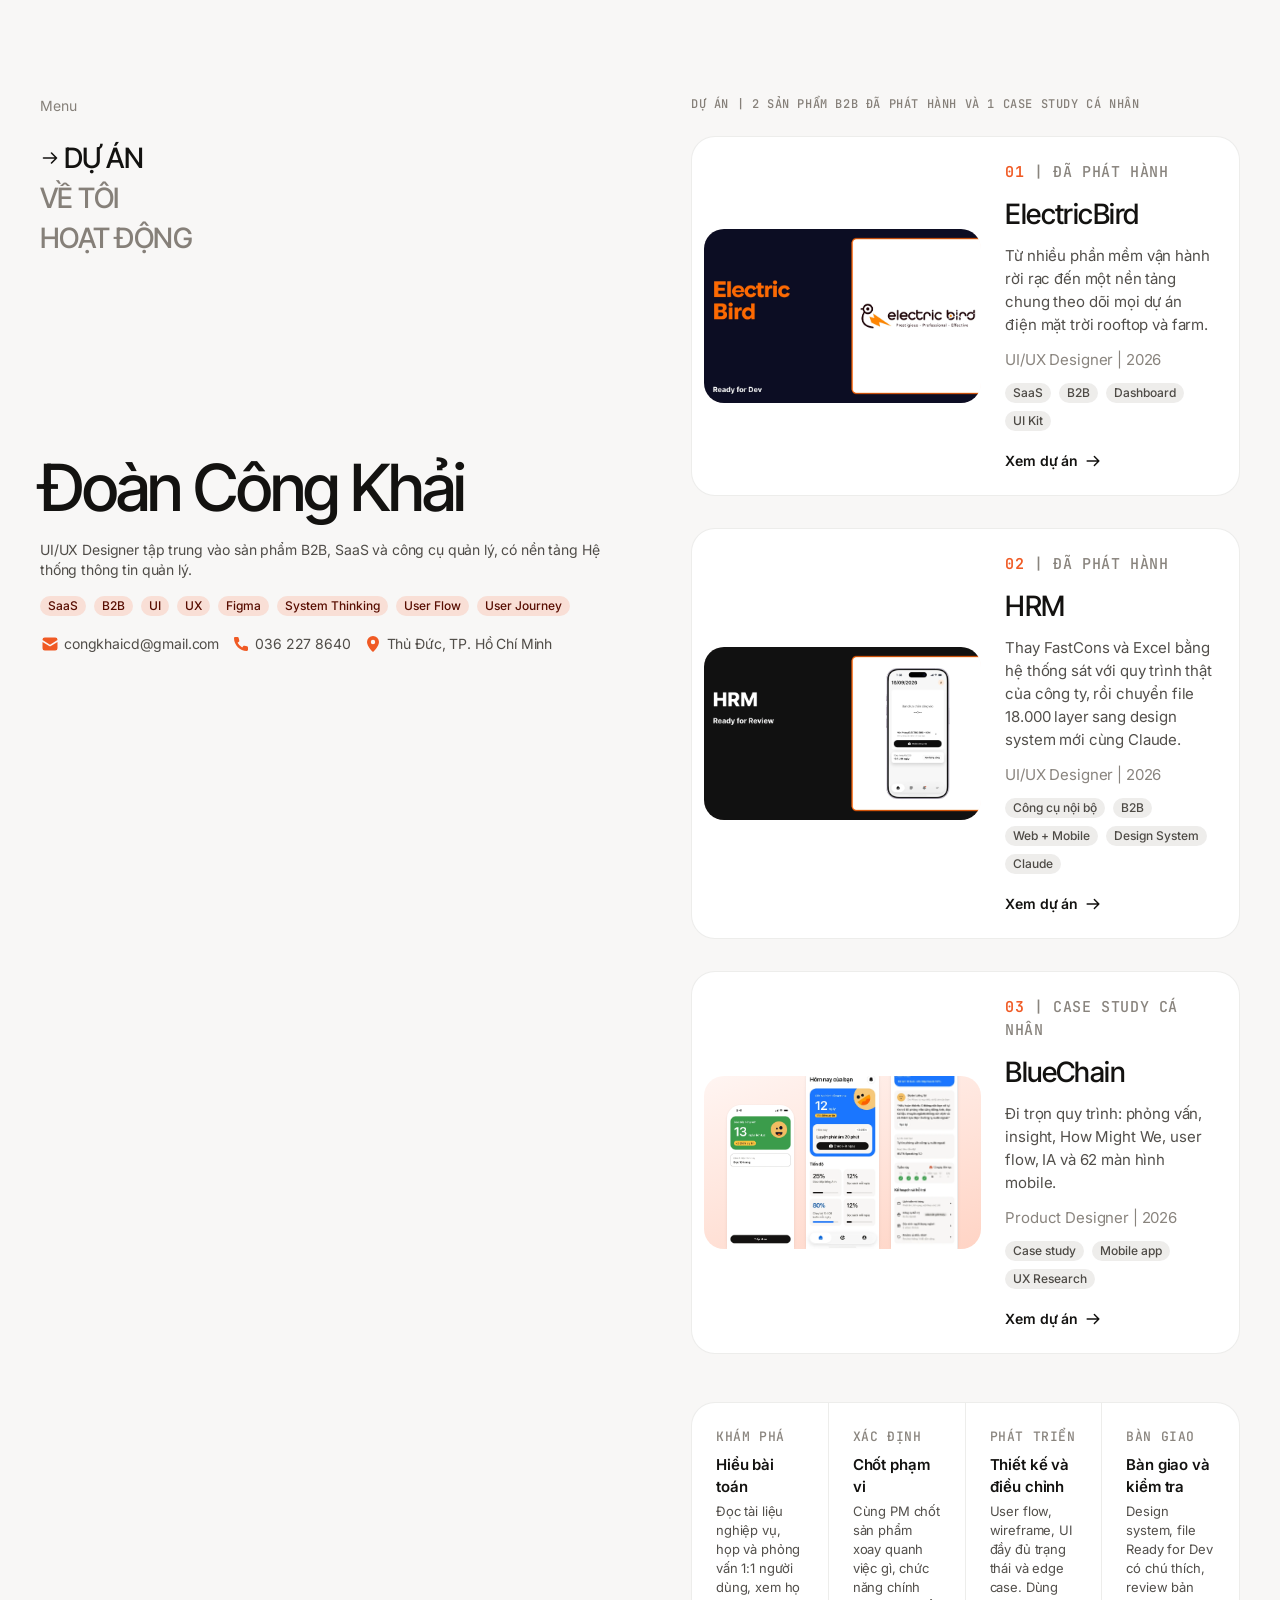
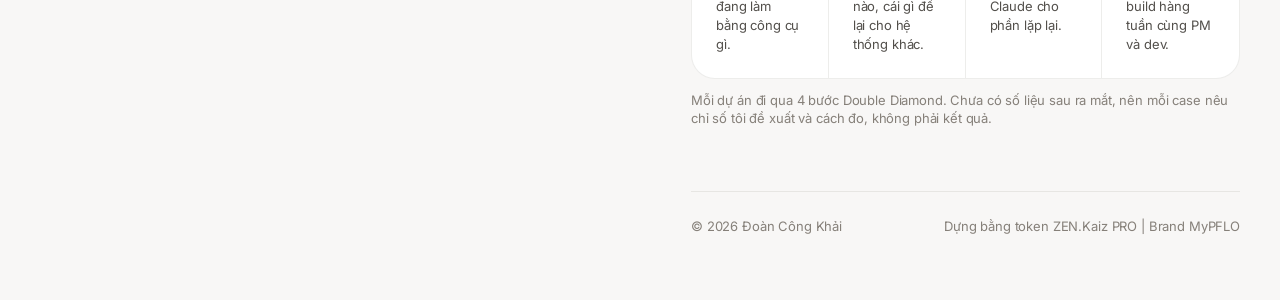
<file: index.html>
<!doctype html>
<html lang="vi">
<head>
<meta charset="utf-8">
<meta name="viewport" content="width=device-width,initial-scale=1">
<title>Đoàn Công Khải | UI/UX Designer | Portfolio</title>
<meta name="description" content="Portfolio của Đoàn Công Khải, UI/UX Designer B2B/SaaS: nền tảng vận hành điện mặt trời ElectricBird, hệ thống HRM nội bộ chuyển sang ZEN.Kaiz PRO cùng Claude, và case study BlueChain.">
<meta property="og:title" content="Đoàn Công Khải | UI/UX Designer | Portfolio">
<meta property="og:description" content="Portfolio của Đoàn Công Khải, UI/UX Designer B2B/SaaS: nền tảng vận hành điện mặt trời ElectricBird, hệ thống HRM nội bộ chuyển sang ZEN.Kaiz PRO cùng Claude, và case study BlueChain.">
<meta property="og:image" content="https://congkhaidoan.github.io/assets/img/eb-dashboard.webp">
<link rel="canonical" href="https://congkhaidoan.github.io/">
<link rel="preconnect" href="https://fonts.googleapis.com"><link rel="preconnect" href="https://fonts.gstatic.com" crossorigin>
<link href="https://fonts.googleapis.com/css2?family=Inter:wght@400;500;600;700&family=Inter+Tight:wght@500;600&family=JetBrains+Mono:wght@500;600&display=swap" rel="stylesheet">
<link rel="stylesheet" href="assets/style.css">
</head>
<body>
<a class="skip" href="#main">Bỏ qua tới nội dung</a>
<div class="shell">
<aside class="side">
<nav class="menu" aria-label="Menu chính"><p class="cap">Menu</p><ul><li><a href="index.html" aria-current="page"><svg viewBox="0 0 20 20" fill="none" stroke="currentColor" stroke-width="1.6" stroke-linecap="round" stroke-linejoin="round" aria-hidden="true"><path d="M3.5 10h13m0 0-5-5m5 5-5 5"/></svg>Dự án</a></li><li><a href="about.html"><svg viewBox="0 0 20 20" fill="none" stroke="currentColor" stroke-width="1.6" stroke-linecap="round" stroke-linejoin="round" aria-hidden="true"><path d="M3.5 10h13m0 0-5-5m5 5-5 5"/></svg>Về tôi</a></li><li><a href="playground.html"><svg viewBox="0 0 20 20" fill="none" stroke="currentColor" stroke-width="1.6" stroke-linecap="round" stroke-linejoin="round" aria-hidden="true"><path d="M3.5 10h13m0 0-5-5m5 5-5 5"/></svg>Hoạt động</a></li></ul></nav>
<div class="profile"><p class="display">Đoàn Công Khải</p><p class="bio">UI/UX Designer tập trung vào sản phẩm B2B, SaaS và công cụ quản lý, có nền tảng Hệ thống thông tin quản lý.</p><div class="badges"><span class="badge">SaaS</span><span class="badge">B2B</span><span class="badge">UI</span><span class="badge">UX</span><span class="badge">Figma</span><span class="badge">System Thinking</span><span class="badge">User Flow</span><span class="badge">User Journey</span></div><div class="contact"><a href="mailto:congkhaicd@gmail.com"><svg viewBox="0 0 20 20" fill="currentColor" aria-hidden="true"><path d="M2.5 5.8A2.3 2.3 0 0 1 4.8 3.5h10.4a2.3 2.3 0 0 1 2.3 2.3v.3l-7.5 4.6-7.5-4.6v-.3Zm0 2.1v6.3a2.3 2.3 0 0 0 2.3 2.3h10.4a2.3 2.3 0 0 0 2.3-2.3V7.9l-7.1 4.3a.75.75 0 0 1-.8 0L2.5 7.9Z"/></svg>congkhaicd@gmail.com</a><a href="tel:+84362278640"><svg viewBox="0 0 20 20" fill="currentColor" aria-hidden="true"><path d="M3 4.2C3 3.5 3.5 3 4.2 3h2.4c.5 0 1 .4 1.1.9l.6 2.6c.1.4 0 .9-.4 1.2L6.6 8.8a10 10 0 0 0 4.6 4.6l1.1-1.3c.3-.4.8-.5 1.2-.4l2.6.6c.5.1.9.6.9 1.1v2.4c0 .7-.5 1.2-1.2 1.2C9 17 3 11 3 4.2Z"/></svg>036 227 8640</a><a href="https://maps.google.com/?q=Thu+Duc" target="_blank" rel="noopener"><svg viewBox="0 0 20 20" fill="currentColor" aria-hidden="true"><path d="M10 2a6 6 0 0 0-6 6c0 4.2 5.1 9.3 5.4 9.6.3.3.9.3 1.2 0 .3-.3 5.4-5.4 5.4-9.6a6 6 0 0 0-6-6Zm0 8.2a2.2 2.2 0 1 1 0-4.4 2.2 2.2 0 0 1 0 4.4Z"/></svg>Thủ Đức, TP. Hồ Chí Minh</a></div></div>
<span aria-hidden="true"></span>
</aside>
<main class="main" id="main">
<h1 class="label" style="margin-bottom:24px">Dự án | 2 sản phẩm B2B đã phát hành và 1 case study cá nhân</h1>
<div class="projects">
<a class="project" href="du-an/electricbird.html">
  <div class="cover"><img src="assets/img/eb-cover.webp" alt="Ảnh bìa ElectricBird: dashboard giám sát điện mặt trời" width="1600" height="960" loading="lazy"></div>
  <div class="body">
    <p class="label"><b>01</b> | Đã phát hành</p>
    <h2>ElectricBird</h2>
    <p>Từ nhiều phần mềm vận hành rời rạc đến một nền tảng chung theo dõi mọi dự án điện mặt trời rooftop và farm.</p>
    <p class="meta-line">UI/UX Designer | 2026</p>
    <div class="badges"><span class="badge neutral">SaaS</span><span class="badge neutral">B2B</span><span class="badge neutral">Dashboard</span><span class="badge neutral">UI Kit</span></div>
    <span class="go">Xem dự án <svg viewBox="0 0 20 20" fill="none" stroke="currentColor" stroke-width="1.6" stroke-linecap="round" stroke-linejoin="round" aria-hidden="true"><path d="M3.5 10h13m0 0-5-5m5 5-5 5"/></svg></span>
  </div>
</a>
<a class="project" href="du-an/hrm.html">
  <div class="cover"><img src="assets/img/hrm-cover.webp" alt="Ảnh bìa HRM: màn hình web và app chấm công" width="1600" height="960" loading="lazy"></div>
  <div class="body">
    <p class="label"><b>02</b> | Đã phát hành</p>
    <h2>HRM</h2>
    <p>Thay FastCons và Excel bằng hệ thống sát với quy trình thật của công ty, rồi chuyển file 18.000 layer sang design system mới cùng Claude.</p>
    <p class="meta-line">UI/UX Designer | 2026</p>
    <div class="badges"><span class="badge neutral">Công cụ nội bộ</span><span class="badge neutral">B2B</span><span class="badge neutral">Web + Mobile</span><span class="badge neutral">Design System</span><span class="badge neutral">Claude</span></div>
    <span class="go">Xem dự án <svg viewBox="0 0 20 20" fill="none" stroke="currentColor" stroke-width="1.6" stroke-linecap="round" stroke-linejoin="round" aria-hidden="true"><path d="M3.5 10h13m0 0-5-5m5 5-5 5"/></svg></span>
  </div>
</a>
<a class="project" href="du-an/bluechain.html">
  <div class="cover phones3"><img src="assets/img/bc-checkin.webp" alt="" width="390" height="844" loading="lazy"><img src="assets/img/bc-home.webp" alt="Màn hình app BlueChain" width="390" height="984" loading="lazy"><img src="assets/img/bc-goal.webp" alt="" width="271" height="1000" loading="lazy"></div>
  <div class="body">
    <p class="label"><b>03</b> | Case study cá nhân</p>
    <h2>BlueChain</h2>
    <p>Đi trọn quy trình: phỏng vấn, insight, How Might We, user flow, IA và 62 màn hình mobile.</p>
    <p class="meta-line">Product Designer | 2026</p>
    <div class="badges"><span class="badge neutral">Case study</span><span class="badge neutral">Mobile app</span><span class="badge neutral">UX Research</span></div>
    <span class="go">Xem dự án <svg viewBox="0 0 20 20" fill="none" stroke="currentColor" stroke-width="1.6" stroke-linecap="round" stroke-linejoin="round" aria-hidden="true"><path d="M3.5 10h13m0 0-5-5m5 5-5 5"/></svg></span>
  </div>
</a>
</div>
<section aria-labelledby="cach-lam">
  <div class="process">
    <div><p class="label">Khám phá</p><h4 id="cach-lam">Hiểu bài toán</h4><p>Đọc tài liệu nghiệp vụ, họp và phỏng vấn 1:1 người dùng, xem họ đang làm bằng công cụ gì.</p></div>
    <div><p class="label">Xác định</p><h4>Chốt phạm vi</h4><p>Cùng PM chốt sản phẩm xoay quanh việc gì, chức năng chính nào, cái gì để lại cho hệ thống khác.</p></div>
    <div><p class="label">Phát triển</p><h4>Thiết kế và điều chỉnh</h4><p>User flow, wireframe, UI đầy đủ trạng thái và edge case. Dùng Claude cho phần lặp lại.</p></div>
    <div><p class="label">Bàn giao</p><h4>Bàn giao và kiểm tra</h4><p>Design system, file Ready for Dev có chú thích, review bản build hàng tuần cùng PM và dev.</p></div>
  </div>
  <p class="note">Mỗi dự án đi qua 4 bước Double Diamond. Chưa có số liệu sau ra mắt, nên mỗi case nêu chỉ số tôi đề xuất và cách đo, không phải kết quả.</p>
</section>
<footer class="foot"><span>© 2026 Đoàn Công Khải</span><span>Dựng bằng token ZEN.Kaiz PRO | Brand MyPFLO</span></footer>
</main>
</div>
<script type="application/ld+json">{"@context":"https://schema.org","@type":"Person","name":"Đoàn Công Khải","alternateName":"Doan Cong Khai","jobTitle":"UI/UX Designer","url":"https://congkhaidoan.github.io","email":"mailto:congkhaicd@gmail.com","telephone":"+84362278640","address":{"@type":"PostalAddress","addressLocality":"Thủ Đức, TP. Hồ Chí Minh","addressCountry":"VN"},"worksFor":{"@type":"Organization","name":"Electric Bird"},"alumniOf":[{"@type":"CollegeOrUniversity","name":"Đại học Tài chính – Marketing"},{"@type":"EducationalOrganization","name":"DAS – Design Anthropology School"}],"knowsAbout":["UX/UI Design","B2B SaaS","Design System","User Flow","Wireframing","Figma","Claude","Developer Handoff"]}</script>
</body>
</html>
</file>
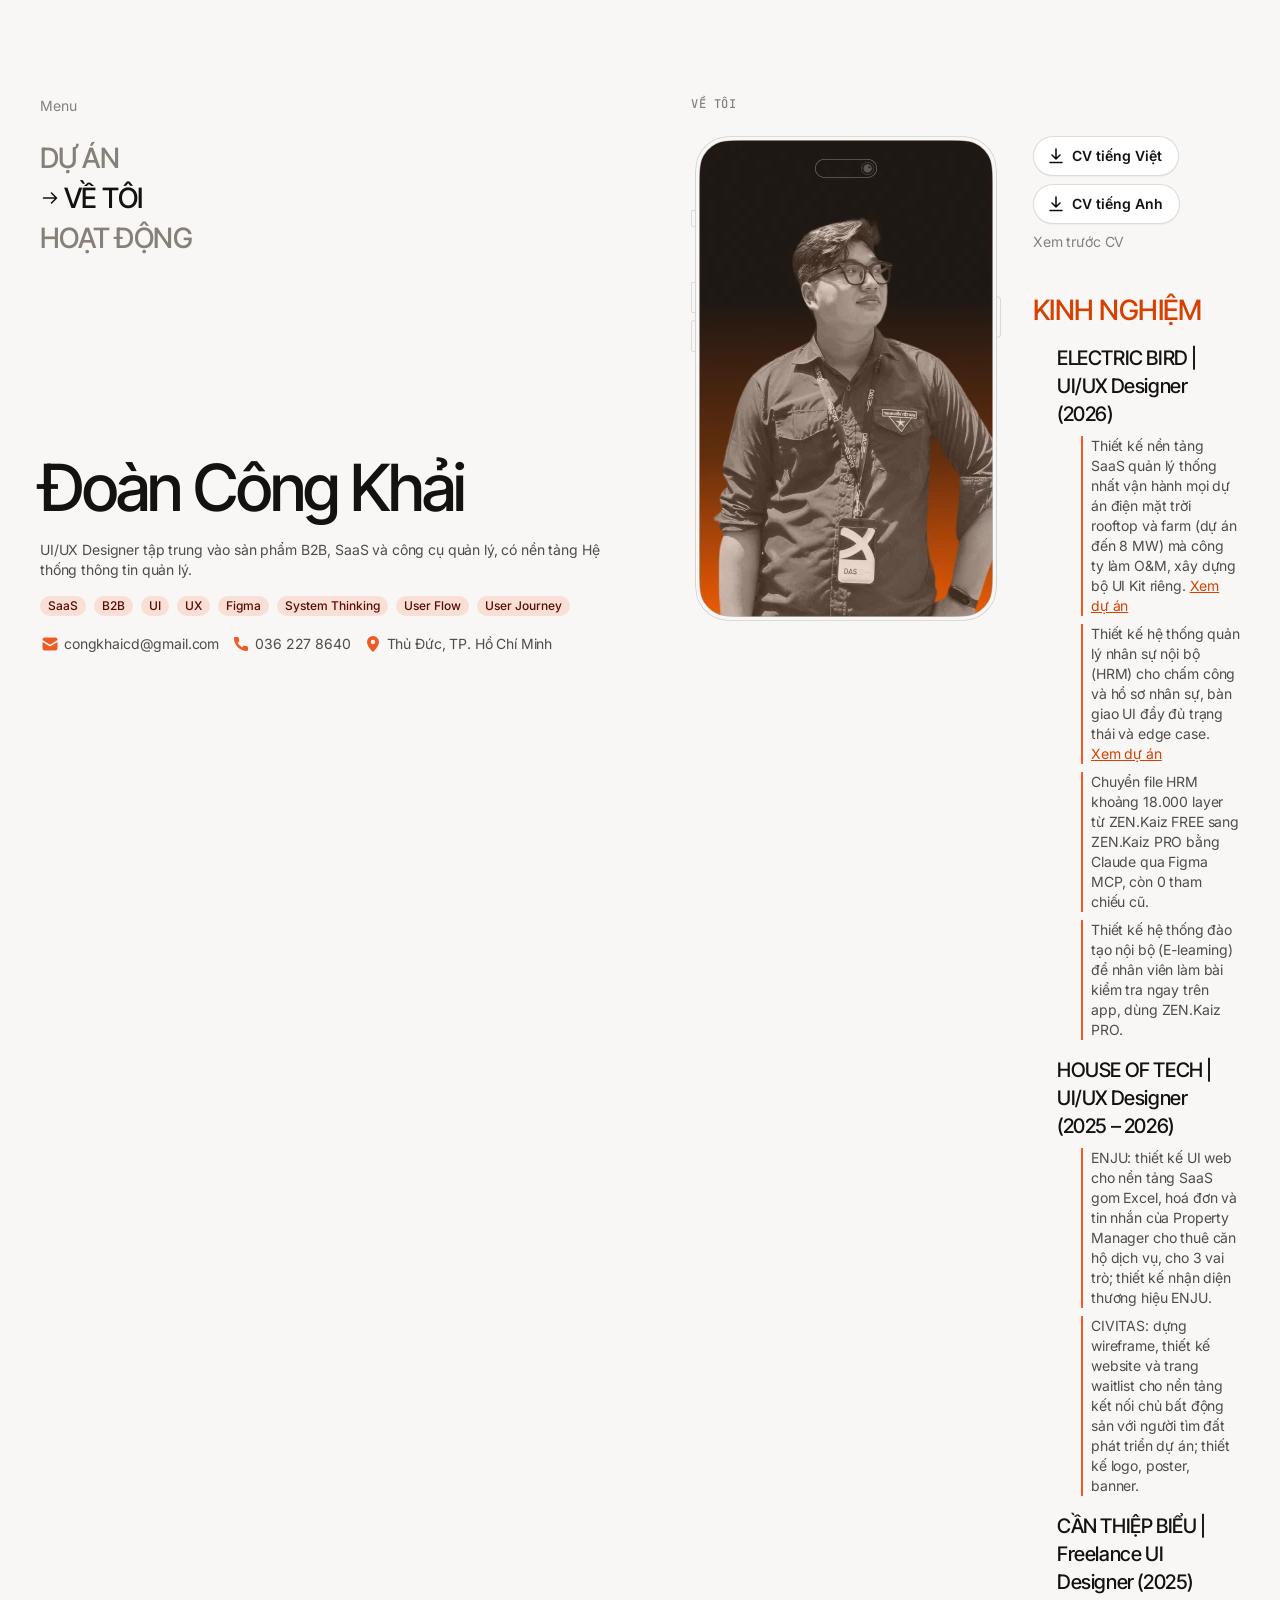
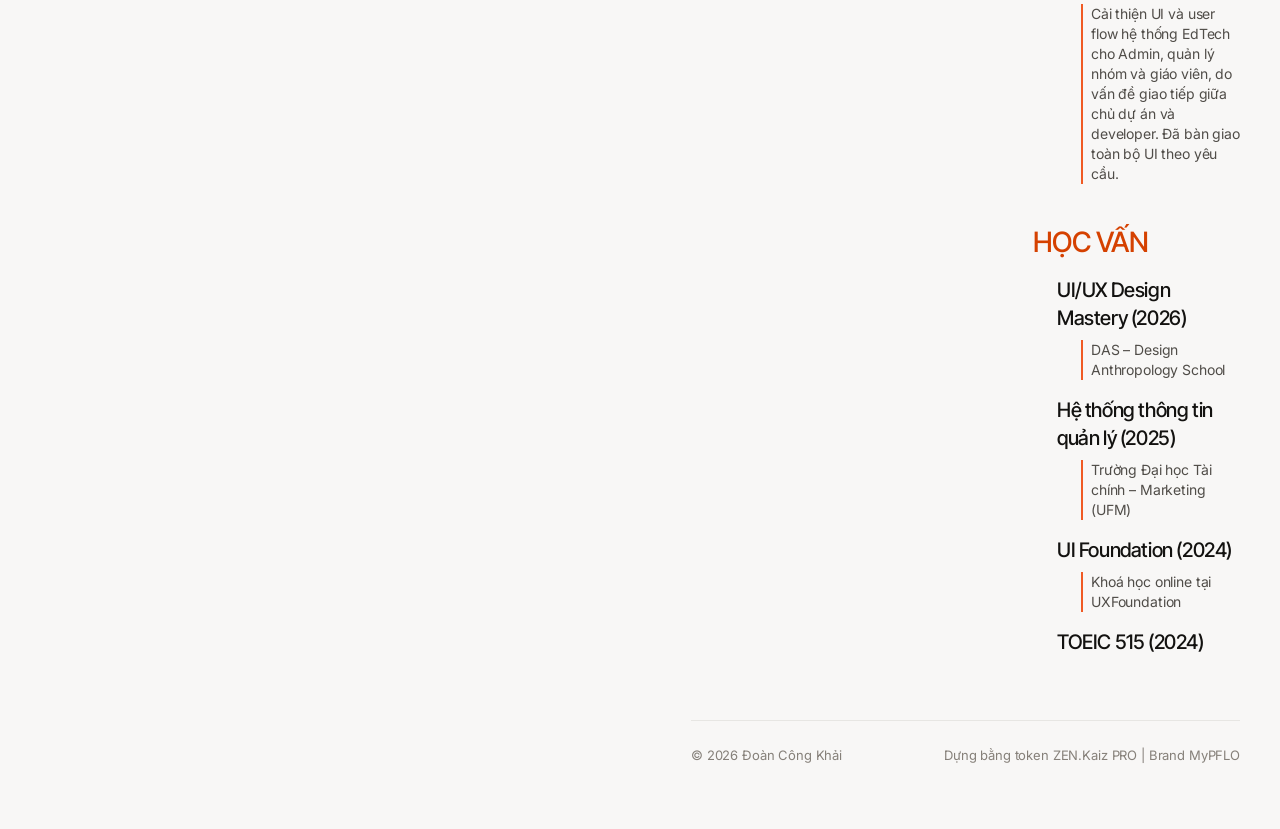
<file: about.html>
<!doctype html>
<html lang="vi">
<head>
<meta charset="utf-8">
<meta name="viewport" content="width=device-width,initial-scale=1">
<title>Về tôi | Đoàn Công Khải | UI/UX Designer</title>
<meta name="description" content="Kinh nghiệm và học vấn của Đoàn Công Khải, UI/UX Designer B2B/SaaS tại Electric Bird. Tải CV tiếng Việt hoặc tiếng Anh.">
<meta property="og:title" content="Về tôi | Đoàn Công Khải | UI/UX Designer">
<meta property="og:description" content="Kinh nghiệm và học vấn của Đoàn Công Khải, UI/UX Designer B2B/SaaS tại Electric Bird. Tải CV tiếng Việt hoặc tiếng Anh.">
<meta property="og:image" content="https://congkhaidoan.github.io/assets/img/portrait.webp">
<link rel="canonical" href="https://congkhaidoan.github.io/about.html">
<link rel="preconnect" href="https://fonts.googleapis.com"><link rel="preconnect" href="https://fonts.gstatic.com" crossorigin>
<link href="https://fonts.googleapis.com/css2?family=Inter:wght@400;500;600;700&family=Inter+Tight:wght@500;600&family=JetBrains+Mono:wght@500;600&display=swap" rel="stylesheet">
<link rel="stylesheet" href="assets/style.css">
</head>
<body>
<a class="skip" href="#main">Bỏ qua tới nội dung</a>
<div class="shell">
<aside class="side">
<nav class="menu" aria-label="Menu chính"><p class="cap">Menu</p><ul><li><a href="index.html"><svg viewBox="0 0 20 20" fill="none" stroke="currentColor" stroke-width="1.6" stroke-linecap="round" stroke-linejoin="round" aria-hidden="true"><path d="M3.5 10h13m0 0-5-5m5 5-5 5"/></svg>Dự án</a></li><li><a href="about.html" aria-current="page"><svg viewBox="0 0 20 20" fill="none" stroke="currentColor" stroke-width="1.6" stroke-linecap="round" stroke-linejoin="round" aria-hidden="true"><path d="M3.5 10h13m0 0-5-5m5 5-5 5"/></svg>Về tôi</a></li><li><a href="playground.html"><svg viewBox="0 0 20 20" fill="none" stroke="currentColor" stroke-width="1.6" stroke-linecap="round" stroke-linejoin="round" aria-hidden="true"><path d="M3.5 10h13m0 0-5-5m5 5-5 5"/></svg>Hoạt động</a></li></ul></nav>
<div class="profile"><p class="display">Đoàn Công Khải</p><p class="bio">UI/UX Designer tập trung vào sản phẩm B2B, SaaS và công cụ quản lý, có nền tảng Hệ thống thông tin quản lý.</p><div class="badges"><span class="badge">SaaS</span><span class="badge">B2B</span><span class="badge">UI</span><span class="badge">UX</span><span class="badge">Figma</span><span class="badge">System Thinking</span><span class="badge">User Flow</span><span class="badge">User Journey</span></div><div class="contact"><a href="mailto:congkhaicd@gmail.com"><svg viewBox="0 0 20 20" fill="currentColor" aria-hidden="true"><path d="M2.5 5.8A2.3 2.3 0 0 1 4.8 3.5h10.4a2.3 2.3 0 0 1 2.3 2.3v.3l-7.5 4.6-7.5-4.6v-.3Zm0 2.1v6.3a2.3 2.3 0 0 0 2.3 2.3h10.4a2.3 2.3 0 0 0 2.3-2.3V7.9l-7.1 4.3a.75.75 0 0 1-.8 0L2.5 7.9Z"/></svg>congkhaicd@gmail.com</a><a href="tel:+84362278640"><svg viewBox="0 0 20 20" fill="currentColor" aria-hidden="true"><path d="M3 4.2C3 3.5 3.5 3 4.2 3h2.4c.5 0 1 .4 1.1.9l.6 2.6c.1.4 0 .9-.4 1.2L6.6 8.8a10 10 0 0 0 4.6 4.6l1.1-1.3c.3-.4.8-.5 1.2-.4l2.6.6c.5.1.9.6.9 1.1v2.4c0 .7-.5 1.2-1.2 1.2C9 17 3 11 3 4.2Z"/></svg>036 227 8640</a><a href="https://maps.google.com/?q=Thu+Duc" target="_blank" rel="noopener"><svg viewBox="0 0 20 20" fill="currentColor" aria-hidden="true"><path d="M10 2a6 6 0 0 0-6 6c0 4.2 5.1 9.3 5.4 9.6.3.3.9.3 1.2 0 .3-.3 5.4-5.4 5.4-9.6a6 6 0 0 0-6-6Zm0 8.2a2.2 2.2 0 1 1 0-4.4 2.2 2.2 0 0 1 0 4.4Z"/></svg>Thủ Đức, TP. Hồ Chí Minh</a></div></div>
<span aria-hidden="true"></span>
</aside>
<main class="main" id="main">
<h1 class="label" style="margin-bottom:24px">Về tôi</h1>
<div class="about">
  <figure class="portrait"><img src="assets/img/portrait.webp" alt="Ảnh chân dung Đoàn Công Khải" width="310" height="485"></figure>
  <div class="timeline">
    <div class="cv-pick">
      <a class="btn btn-tertiary" href="assets/cv/DoanCongKhai_CV_VN.pdf" download><svg viewBox="0 0 20 20" fill="none" stroke="currentColor" stroke-width="1.6" stroke-linecap="round" stroke-linejoin="round" aria-hidden="true"><path d="M10 3v10m0 0-4-4m4 4 4-4M4 16.5h12"/></svg><span>CV tiếng Việt</span></a>
      <a class="btn btn-tertiary" href="assets/cv/DoanCongKhai_CV_EN.pdf" download><svg viewBox="0 0 20 20" fill="none" stroke="currentColor" stroke-width="1.6" stroke-linecap="round" stroke-linejoin="round" aria-hidden="true"><path d="M10 3v10m0 0-4-4m4 4 4-4M4 16.5h12"/></svg><span>CV tiếng Anh</span></a>
      <a class="back" href="cv.html">Xem trước CV</a>
    </div>
    <section class="tl-group" aria-labelledby="kn">
      <h2 class="accent-h" id="kn">Kinh nghiệm</h2>
      <div class="tl-item"><h3>ELECTRIC BIRD | UI/UX Designer (2026)</h3><ul><li>Thiết kế nền tảng SaaS quản lý thống nhất vận hành mọi dự án điện mặt trời rooftop và farm (dự án đến 8 MW) mà công ty làm O&amp;M, xây dựng bộ UI Kit riêng. <a href="du-an/electricbird.html">Xem dự án</a></li><li>Thiết kế hệ thống quản lý nhân sự nội bộ (HRM) cho chấm công và hồ sơ nhân sự, bàn giao UI đầy đủ trạng thái và edge case. <a href="du-an/hrm.html">Xem dự án</a></li><li>Chuyển file HRM khoảng 18.000 layer từ ZEN.Kaiz FREE sang ZEN.Kaiz PRO bằng Claude qua Figma MCP, còn 0 tham chiếu cũ.</li><li>Thiết kế hệ thống đào tạo nội bộ (E-learning) để nhân viên làm bài kiểm tra ngay trên app, dùng ZEN.Kaiz PRO.</li></ul></div>
      <div class="tl-item"><h3>HOUSE OF TECH | UI/UX Designer (2025 – 2026)</h3><ul><li>ENJU: thiết kế UI web cho nền tảng SaaS gom Excel, hoá đơn và tin nhắn của Property Manager cho thuê căn hộ dịch vụ, cho 3 vai trò; thiết kế nhận diện thương hiệu ENJU.</li><li>CIVITAS: dựng wireframe, thiết kế website và trang waitlist cho nền tảng kết nối chủ bất động sản với người tìm đất phát triển dự án; thiết kế logo, poster, banner.</li></ul></div>
      <div class="tl-item"><h3>CẦN THIỆP BIỂU | Freelance UI Designer (2025)</h3><ul><li>Cải thiện UI và user flow hệ thống EdTech cho Admin, quản lý nhóm và giáo viên, do vấn đề giao tiếp giữa chủ dự án và developer. Đã bàn giao toàn bộ UI theo yêu cầu.</li></ul></div>
    </section>
    <section class="tl-group" aria-labelledby="hv">
      <h2 class="accent-h" id="hv">Học vấn</h2>
      <div class="tl-item"><h3>UI/UX Design Mastery (2026)</h3><ul><li>DAS – Design Anthropology School</li></ul></div>
      <div class="tl-item"><h3>Hệ thống thông tin quản lý (2025)</h3><ul><li>Trường Đại học Tài chính – Marketing (UFM)</li></ul></div>
      <div class="tl-item"><h3>UI Foundation (2024)</h3><ul><li>Khoá học online tại UXFoundation</li></ul></div>
      <div class="tl-item"><h3>TOEIC 515 (2024)</h3></div>
    </section>
  </div>
</div>
<footer class="foot"><span>© 2026 Đoàn Công Khải</span><span>Dựng bằng token ZEN.Kaiz PRO | Brand MyPFLO</span></footer>
</main>
</div>
</body>
</html>
</file>
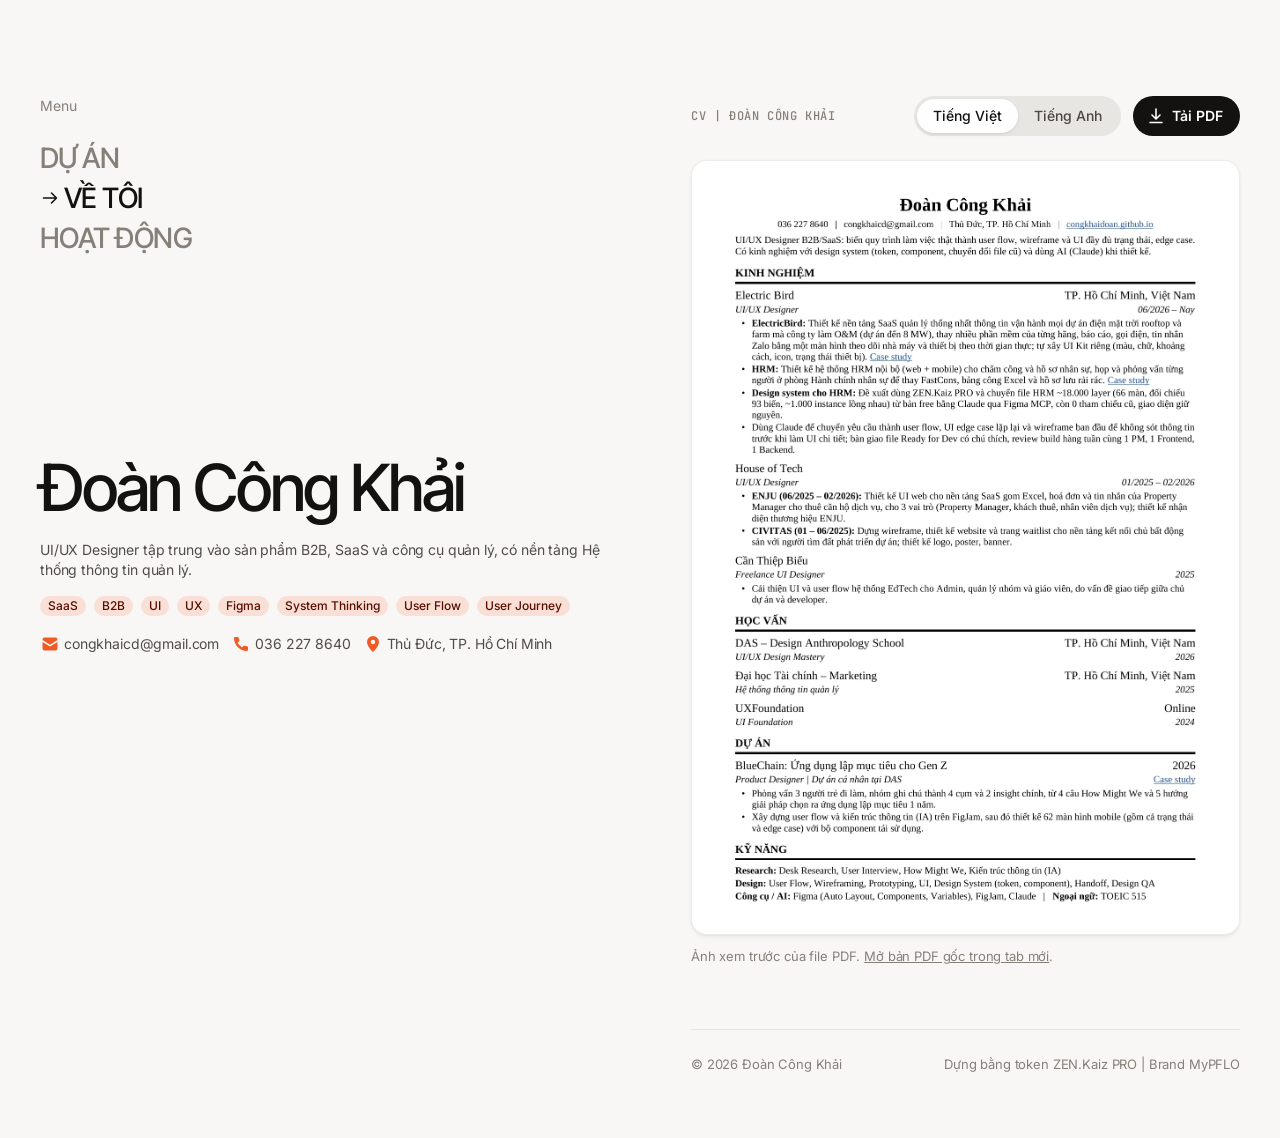
<file: cv.html>
<!doctype html>
<html lang="vi">
<head>
<meta charset="utf-8">
<meta name="viewport" content="width=device-width,initial-scale=1">
<title>CV | Đoàn Công Khải | UI/UX Designer</title>
<meta name="description" content="CV của Đoàn Công Khải, UI/UX Designer B2B/SaaS. Xem trực tiếp hoặc tải bản tiếng Việt và tiếng Anh.">
<meta property="og:title" content="CV | Đoàn Công Khải | UI/UX Designer">
<meta property="og:description" content="CV của Đoàn Công Khải, UI/UX Designer B2B/SaaS. Xem trực tiếp hoặc tải bản tiếng Việt và tiếng Anh.">
<meta property="og:image" content="https://congkhaidoan.github.io/assets/img/eb-dashboard.webp">
<link rel="canonical" href="https://congkhaidoan.github.io/cv.html">
<link rel="preconnect" href="https://fonts.googleapis.com"><link rel="preconnect" href="https://fonts.gstatic.com" crossorigin>
<link href="https://fonts.googleapis.com/css2?family=Inter:wght@400;500;600;700&family=Inter+Tight:wght@500;600&family=JetBrains+Mono:wght@500;600&display=swap" rel="stylesheet">
<link rel="stylesheet" href="assets/style.css">
</head>
<body>
<a class="skip" href="#main">Bỏ qua tới nội dung</a>
<div class="shell">
<aside class="side">
<nav class="menu" aria-label="Menu chính"><p class="cap">Menu</p><ul><li><a href="index.html"><svg viewBox="0 0 20 20" fill="none" stroke="currentColor" stroke-width="1.6" stroke-linecap="round" stroke-linejoin="round" aria-hidden="true"><path d="M3.5 10h13m0 0-5-5m5 5-5 5"/></svg>Dự án</a></li><li><a href="about.html" aria-current="page"><svg viewBox="0 0 20 20" fill="none" stroke="currentColor" stroke-width="1.6" stroke-linecap="round" stroke-linejoin="round" aria-hidden="true"><path d="M3.5 10h13m0 0-5-5m5 5-5 5"/></svg>Về tôi</a></li><li><a href="playground.html"><svg viewBox="0 0 20 20" fill="none" stroke="currentColor" stroke-width="1.6" stroke-linecap="round" stroke-linejoin="round" aria-hidden="true"><path d="M3.5 10h13m0 0-5-5m5 5-5 5"/></svg>Hoạt động</a></li></ul></nav>
<div class="profile"><p class="display">Đoàn Công Khải</p><p class="bio">UI/UX Designer tập trung vào sản phẩm B2B, SaaS và công cụ quản lý, có nền tảng Hệ thống thông tin quản lý.</p><div class="badges"><span class="badge">SaaS</span><span class="badge">B2B</span><span class="badge">UI</span><span class="badge">UX</span><span class="badge">Figma</span><span class="badge">System Thinking</span><span class="badge">User Flow</span><span class="badge">User Journey</span></div><div class="contact"><a href="mailto:congkhaicd@gmail.com"><svg viewBox="0 0 20 20" fill="currentColor" aria-hidden="true"><path d="M2.5 5.8A2.3 2.3 0 0 1 4.8 3.5h10.4a2.3 2.3 0 0 1 2.3 2.3v.3l-7.5 4.6-7.5-4.6v-.3Zm0 2.1v6.3a2.3 2.3 0 0 0 2.3 2.3h10.4a2.3 2.3 0 0 0 2.3-2.3V7.9l-7.1 4.3a.75.75 0 0 1-.8 0L2.5 7.9Z"/></svg>congkhaicd@gmail.com</a><a href="tel:+84362278640"><svg viewBox="0 0 20 20" fill="currentColor" aria-hidden="true"><path d="M3 4.2C3 3.5 3.5 3 4.2 3h2.4c.5 0 1 .4 1.1.9l.6 2.6c.1.4 0 .9-.4 1.2L6.6 8.8a10 10 0 0 0 4.6 4.6l1.1-1.3c.3-.4.8-.5 1.2-.4l2.6.6c.5.1.9.6.9 1.1v2.4c0 .7-.5 1.2-1.2 1.2C9 17 3 11 3 4.2Z"/></svg>036 227 8640</a><a href="https://maps.google.com/?q=Thu+Duc" target="_blank" rel="noopener"><svg viewBox="0 0 20 20" fill="currentColor" aria-hidden="true"><path d="M10 2a6 6 0 0 0-6 6c0 4.2 5.1 9.3 5.4 9.6.3.3.9.3 1.2 0 .3-.3 5.4-5.4 5.4-9.6a6 6 0 0 0-6-6Zm0 8.2a2.2 2.2 0 1 1 0-4.4 2.2 2.2 0 0 1 0 4.4Z"/></svg>Thủ Đức, TP. Hồ Chí Minh</a></div></div>
<span aria-hidden="true"></span>
</aside>
<main class="main" id="main">
<div class="cv-bar">
  <h1 class="label">CV | Đoàn Công Khải</h1>
  <div style="display:flex;flex-wrap:wrap;gap:12px;align-items:center">
    <div class="seg" role="group" aria-label="Chọn ngôn ngữ CV">
      <button type="button" aria-pressed="true" data-lang="VN">Tiếng Việt</button>
      <button type="button" aria-pressed="false" data-lang="EN">Tiếng Anh</button>
    </div>
    <a class="btn btn-primary" id="dl" href="assets/cv/DoanCongKhai_CV_VN.pdf" download><svg viewBox="0 0 20 20" fill="none" stroke="currentColor" stroke-width="1.6" stroke-linecap="round" stroke-linejoin="round" aria-hidden="true"><path d="M10 3v10m0 0-4-4m4 4 4-4M4 16.5h12"/></svg><span>Tải PDF</span></a>
  </div>
</div>
<figure class="cv-page"><img id="cvimg" src="assets/cv/cv-vn.webp" alt="CV Đoàn Công Khải, bản tiếng Việt" width="1241" height="1754"></figure>
<p class="note">Ảnh xem trước của file PDF. <a id="open" href="assets/cv/DoanCongKhai_CV_VN.pdf" target="_blank" rel="noopener">Mở bản PDF gốc trong tab mới</a>.</p>
<footer class="foot"><span>© 2026 Đoàn Công Khải</span><span>Dựng bằng token ZEN.Kaiz PRO | Brand MyPFLO</span></footer>
</main>
</div>
<script>
document.querySelectorAll('.seg button').forEach(function(b){
  b.addEventListener('click',function(){
    var f='assets/cv/DoanCongKhai_CV_'+b.dataset.lang+'.pdf';
    document.querySelectorAll('.seg button').forEach(function(x){x.setAttribute('aria-pressed',x===b)});
    var img=document.getElementById('cvimg');img.src='assets/cv/cv-'+b.dataset.lang.toLowerCase()+'.webp';img.alt=b.dataset.lang==='EN'?'CV Doan Cong Khai, bản tiếng Anh':'CV Đoàn Công Khải, bản tiếng Việt';
    ['dl','open'].forEach(function(id){document.getElementById(id).href=f});
  });
});
</script>
</body>
</html>
</file>
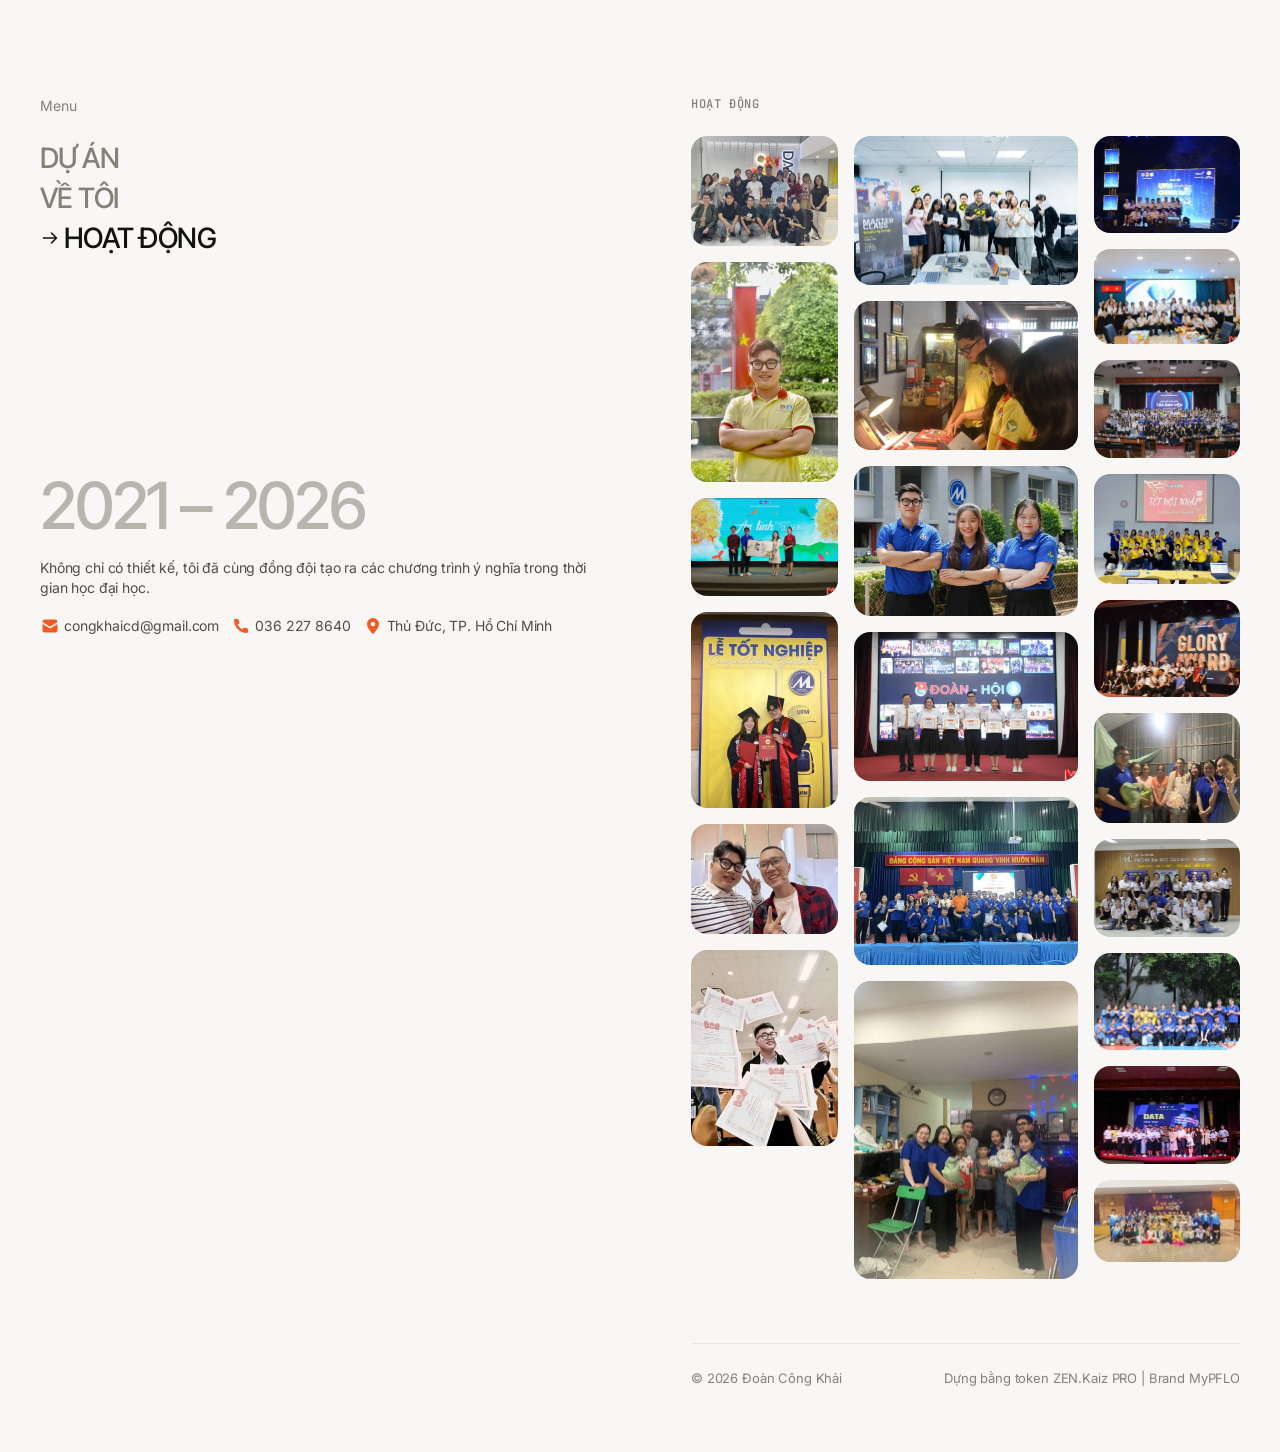
<file: playground.html>
<!doctype html>
<html lang="vi">
<head>
<meta charset="utf-8">
<meta name="viewport" content="width=device-width,initial-scale=1">
<title>Hoạt động | Đoàn Công Khải</title>
<meta name="description" content="Hoạt động Đoàn – Hội, tình nguyện và các chương trình Đoàn Công Khải cùng đồng đội tổ chức trong thời gian đại học (2021 – 2026).">
<meta property="og:title" content="Hoạt động | Đoàn Công Khải">
<meta property="og:description" content="Hoạt động Đoàn – Hội, tình nguyện và các chương trình Đoàn Công Khải cùng đồng đội tổ chức trong thời gian đại học (2021 – 2026).">
<meta property="og:image" content="https://congkhaidoan.github.io/assets/img/pg-00.webp">
<link rel="canonical" href="https://congkhaidoan.github.io/playground.html">
<link rel="preconnect" href="https://fonts.googleapis.com"><link rel="preconnect" href="https://fonts.gstatic.com" crossorigin>
<link href="https://fonts.googleapis.com/css2?family=Inter:wght@400;500;600;700&family=Inter+Tight:wght@500;600&family=JetBrains+Mono:wght@500;600&display=swap" rel="stylesheet">
<link rel="stylesheet" href="assets/style.css">
</head>
<body>
<a class="skip" href="#main">Bỏ qua tới nội dung</a>
<div class="shell">
<aside class="side">
<nav class="menu" aria-label="Menu chính"><p class="cap">Menu</p><ul><li><a href="index.html"><svg viewBox="0 0 20 20" fill="none" stroke="currentColor" stroke-width="1.6" stroke-linecap="round" stroke-linejoin="round" aria-hidden="true"><path d="M3.5 10h13m0 0-5-5m5 5-5 5"/></svg>Dự án</a></li><li><a href="about.html"><svg viewBox="0 0 20 20" fill="none" stroke="currentColor" stroke-width="1.6" stroke-linecap="round" stroke-linejoin="round" aria-hidden="true"><path d="M3.5 10h13m0 0-5-5m5 5-5 5"/></svg>Về tôi</a></li><li><a href="playground.html" aria-current="page"><svg viewBox="0 0 20 20" fill="none" stroke="currentColor" stroke-width="1.6" stroke-linecap="round" stroke-linejoin="round" aria-hidden="true"><path d="M3.5 10h13m0 0-5-5m5 5-5 5"/></svg>Hoạt động</a></li></ul></nav>
<div class="profile"><p class="display mute">2021 – 2026</p><p class="bio">Không chỉ có thiết kế, tôi đã cùng đồng đội tạo ra các chương trình ý nghĩa trong thời gian học đại học.</p><div class="contact"><a href="mailto:congkhaicd@gmail.com"><svg viewBox="0 0 20 20" fill="currentColor" aria-hidden="true"><path d="M2.5 5.8A2.3 2.3 0 0 1 4.8 3.5h10.4a2.3 2.3 0 0 1 2.3 2.3v.3l-7.5 4.6-7.5-4.6v-.3Zm0 2.1v6.3a2.3 2.3 0 0 0 2.3 2.3h10.4a2.3 2.3 0 0 0 2.3-2.3V7.9l-7.1 4.3a.75.75 0 0 1-.8 0L2.5 7.9Z"/></svg>congkhaicd@gmail.com</a><a href="tel:+84362278640"><svg viewBox="0 0 20 20" fill="currentColor" aria-hidden="true"><path d="M3 4.2C3 3.5 3.5 3 4.2 3h2.4c.5 0 1 .4 1.1.9l.6 2.6c.1.4 0 .9-.4 1.2L6.6 8.8a10 10 0 0 0 4.6 4.6l1.1-1.3c.3-.4.8-.5 1.2-.4l2.6.6c.5.1.9.6.9 1.1v2.4c0 .7-.5 1.2-1.2 1.2C9 17 3 11 3 4.2Z"/></svg>036 227 8640</a><a href="https://maps.google.com/?q=Thu+Duc" target="_blank" rel="noopener"><svg viewBox="0 0 20 20" fill="currentColor" aria-hidden="true"><path d="M10 2a6 6 0 0 0-6 6c0 4.2 5.1 9.3 5.4 9.6.3.3.9.3 1.2 0 .3-.3 5.4-5.4 5.4-9.6a6 6 0 0 0-6-6Zm0 8.2a2.2 2.2 0 1 1 0-4.4 2.2 2.2 0 0 1 0 4.4Z"/></svg>Thủ Đức, TP. Hồ Chí Minh</a></div></div>
<span aria-hidden="true"></span>
</aside>
<main class="main" id="main">
<h1 class="label" style="margin-bottom:24px">Hoạt động</h1><div class="grid3"><div class="col"><figure style="aspect-ratio:1.333"><img src="assets/img/pg-00.webp" alt="Nhóm học viên trước biển DAS" loading="lazy"><figcaption>Lớp UI/UX Design Mastery tại DAS</figcaption></figure><figure style="aspect-ratio:0.667"><img src="assets/img/about-09.webp" alt="Ảnh Đoàn Công Khải trong một hoạt động Đoàn – Hội" loading="lazy"></figure><figure style="aspect-ratio:1.500"><img src="assets/img/about-02.webp" alt="Trao tặng trên sân khấu chương trình Ân tình người ở lại" loading="lazy"><figcaption>Chương trình Ân tình người ở lại</figcaption></figure><figure style="aspect-ratio:0.750"><img src="assets/img/pg-03.webp" alt="Lễ tốt nghiệp UFM" loading="lazy"><figcaption>Lễ tốt nghiệp UFM</figcaption></figure><figure style="aspect-ratio:1.333"><img src="assets/img/pg-04.webp" alt="Ảnh chụp cùng bạn" loading="lazy"></figure><figure style="aspect-ratio:0.750"><img src="assets/img/pg-05.webp" alt="Đoàn Công Khải giữa nhiều giấy khen" loading="lazy"></figure></div><div class="col"><figure style="aspect-ratio:1.500"><img src="assets/img/pg-06.webp" alt="Nhóm học viên tại buổi Master Class Mindful by Design" loading="lazy"><figcaption>Master Class Mindful by Design</figcaption></figure><figure style="aspect-ratio:1.500"><img src="assets/img/about-03.webp" alt="Tham quan Địa chỉ đỏ, Ngôi nhà Biệt động Sài Gòn" loading="lazy"><figcaption>Tham quan Địa chỉ đỏ, Ngôi nhà Biệt động Sài Gòn</figcaption></figure><figure style="aspect-ratio:1.500"><img src="assets/img/about-04.webp" alt="Ba bạn mặc áo xanh trước trường UFM" loading="lazy"></figure><figure style="aspect-ratio:1.500"><img src="assets/img/about-00.webp" alt="Nhận khen thưởng trên sân khấu Đoàn – Hội" loading="lazy"><figcaption>Đoàn – Hội</figcaption></figure><figure style="aspect-ratio:1.333"><img src="assets/img/pg-10.webp" alt="Tập thể áo xanh trong hội trường" loading="lazy"></figure><figure style="aspect-ratio:0.750"><img src="assets/img/pg-11.webp" alt="Tập thể áo xanh cùng các em nhỏ" loading="lazy"></figure></div><div class="col"><figure style="aspect-ratio:1.510"><img src="assets/img/pg-12.webp" alt="Sân khấu một chương trình tại UFM" loading="lazy"></figure><figure style="aspect-ratio:1.534"><img src="assets/img/pg-13.webp" alt="Tập thể trong hội trường" loading="lazy"></figure><figure style="aspect-ratio:1.499"><img src="assets/img/about-01.webp" alt="Hội trường chương trình chào đón tân sinh viên" loading="lazy"><figcaption>Chào đón tân sinh viên</figcaption></figure><figure style="aspect-ratio:1.333"><img src="assets/img/about-08.webp" alt="Tập thể tại chương trình Tết Hội Nhập" loading="lazy"><figcaption>Tết Hội Nhập</figcaption></figure><figure style="aspect-ratio:1.499"><img src="assets/img/pg-16.webp" alt="Tập thể trên sân khấu Glory Award" loading="lazy"><figcaption>Glory Award</figcaption></figure><figure style="aspect-ratio:1.333"><img src="assets/img/pg-17.webp" alt="Tập thể áo xanh cầm quà" loading="lazy"></figure><figure style="aspect-ratio:1.499"><img src="assets/img/pg-18.webp" alt="Tập thể trước sảnh trường Đại học Tài chính – Marketing" loading="lazy"><figcaption>Trường Đại học Tài chính – Marketing</figcaption></figure><figure style="aspect-ratio:1.499"><img src="assets/img/pg-19.webp" alt="Tập thể áo xanh ngoài trời" loading="lazy"></figure><figure style="aspect-ratio:1.499"><img src="assets/img/pg-20.webp" alt="Sân khấu chương trình về Data" loading="lazy"><figcaption>Chương trình về Data</figcaption></figure><figure style="aspect-ratio:1.778"><img src="assets/img/pg-21.webp" alt="Tập thể tại Hội diễn văn nghệ" loading="lazy"><figcaption>Hội diễn văn nghệ</figcaption></figure></div></div>
<footer class="foot"><span>© 2026 Đoàn Công Khải</span><span>Dựng bằng token ZEN.Kaiz PRO | Brand MyPFLO</span></footer>
</main>
</div>
</body>
</html>
</file>
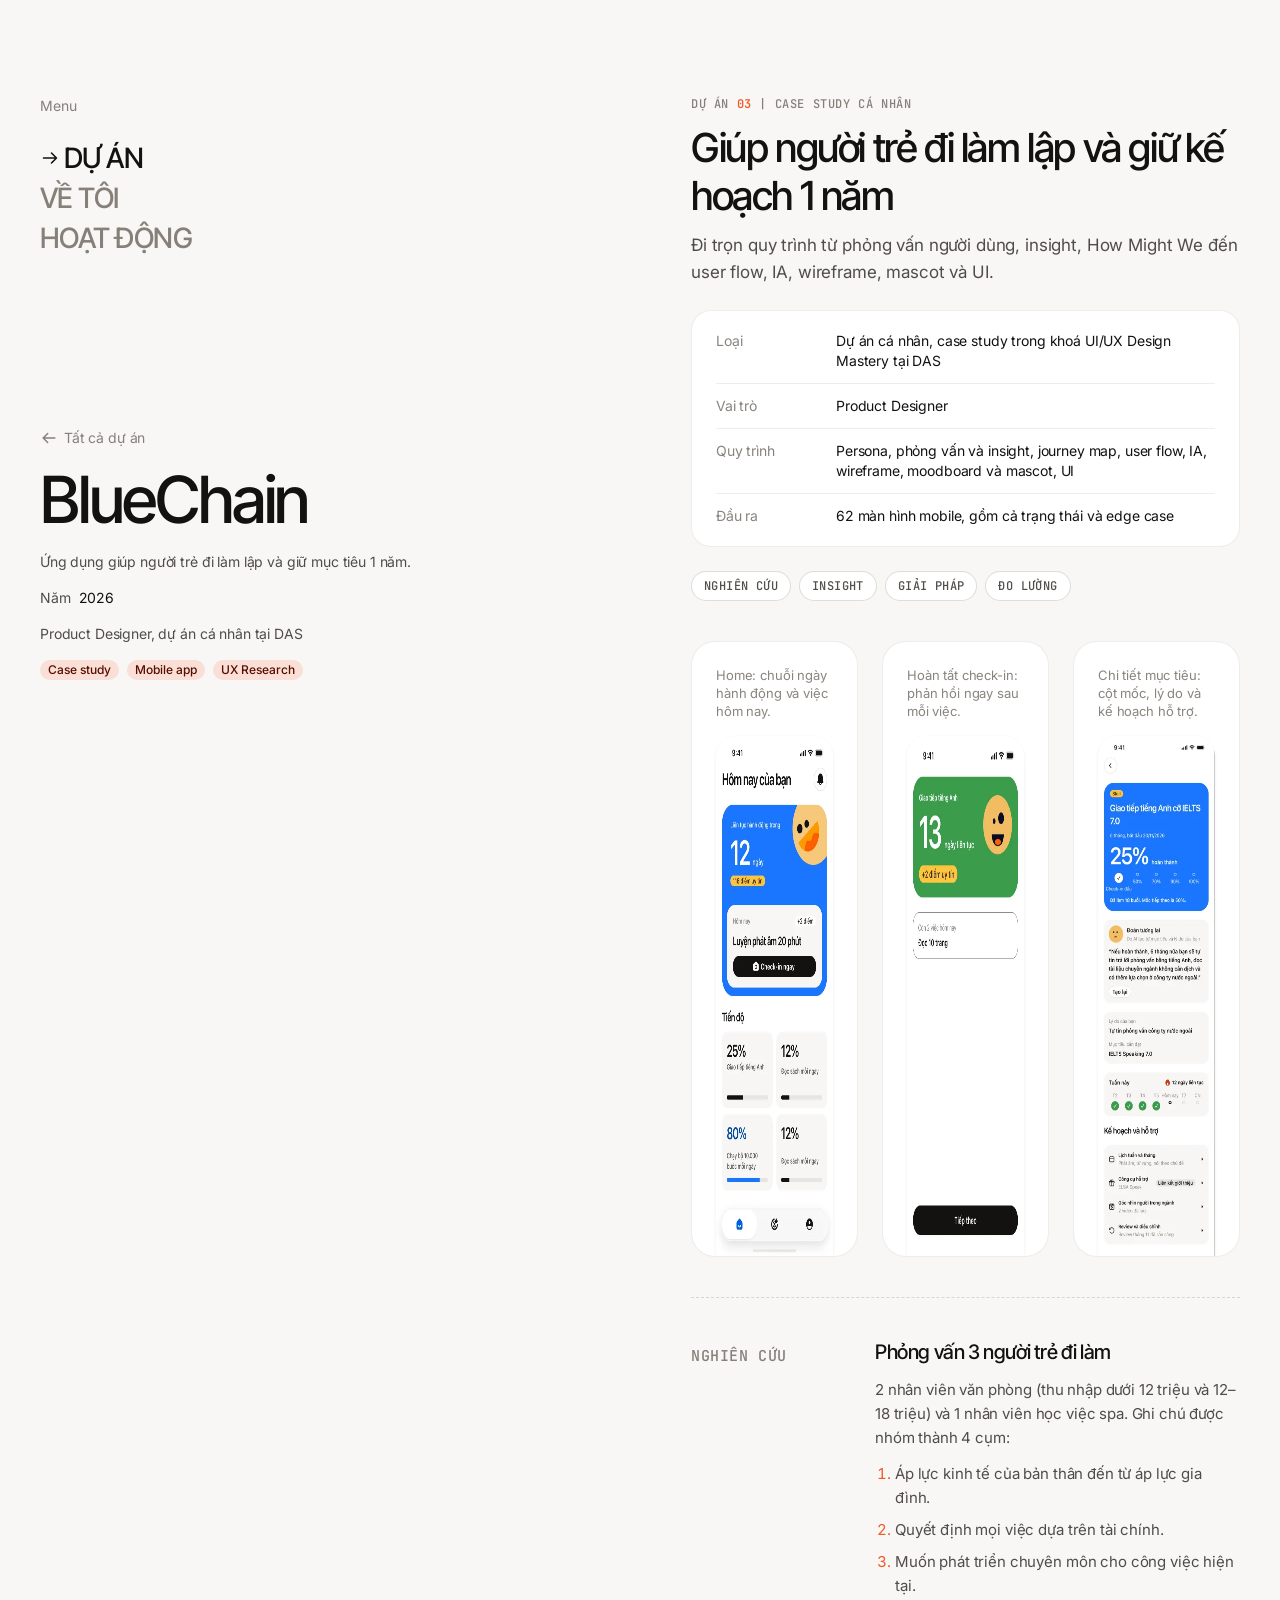
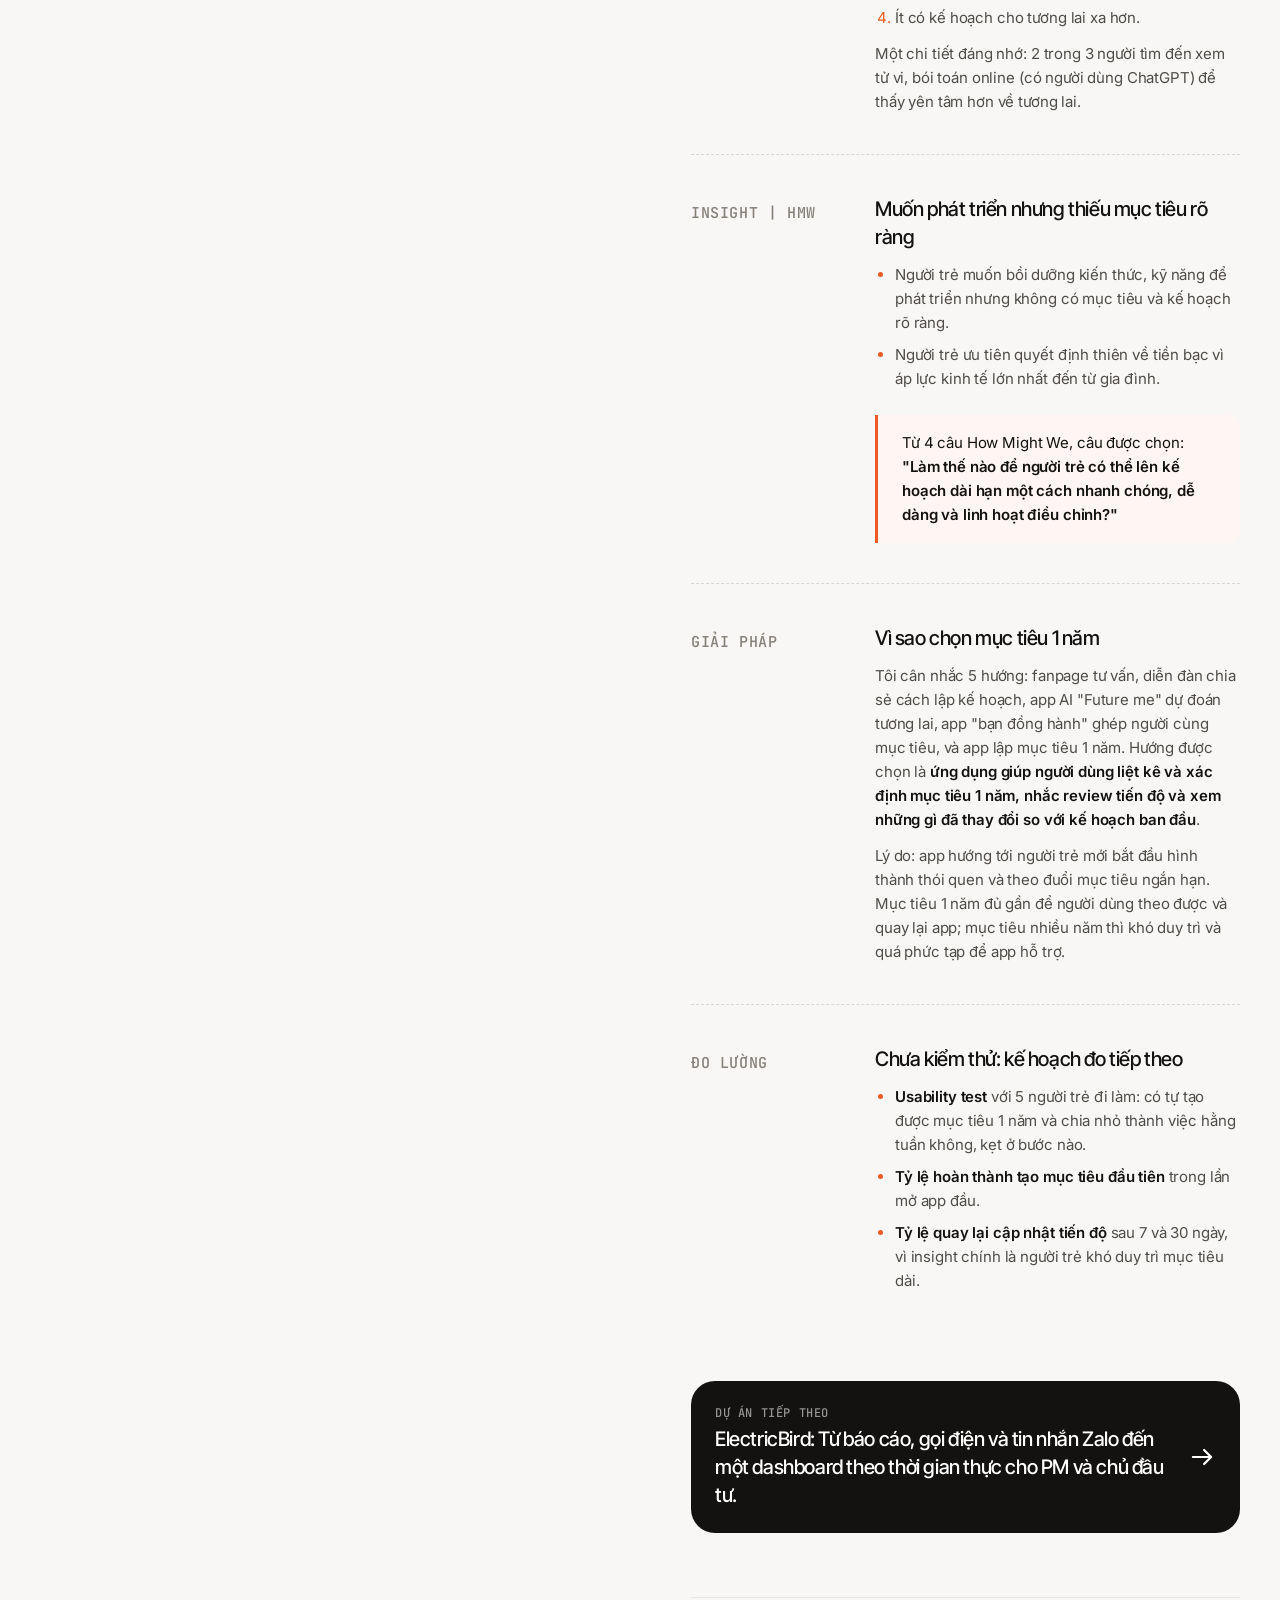
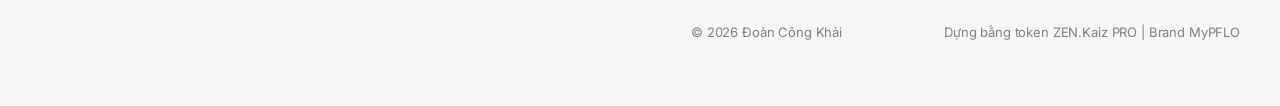
<file: du-an/bluechain.html>
<!doctype html>
<html lang="vi">
<head>
<meta charset="utf-8">
<meta name="viewport" content="width=device-width,initial-scale=1">
<title>BlueChain | Case study | Đoàn Công Khải</title>
<meta name="description" content="Case study BlueChain: ứng dụng lập mục tiêu 1 năm cho người trẻ đi làm, từ phỏng vấn, insight, How Might We đến user flow, IA và 62 màn hình mobile.">
<meta property="og:title" content="BlueChain | Case study | Đoàn Công Khải">
<meta property="og:description" content="Case study BlueChain: ứng dụng lập mục tiêu 1 năm cho người trẻ đi làm, từ phỏng vấn, insight, How Might We đến user flow, IA và 62 màn hình mobile.">
<meta property="og:image" content="https://congkhaidoan.github.io/assets/img/bc-home.webp">
<link rel="canonical" href="https://congkhaidoan.github.io/du-an/bluechain.html">
<link rel="preconnect" href="https://fonts.googleapis.com"><link rel="preconnect" href="https://fonts.gstatic.com" crossorigin>
<link href="https://fonts.googleapis.com/css2?family=Inter:wght@400;500;600;700&family=Inter+Tight:wght@500;600&family=JetBrains+Mono:wght@500;600&display=swap" rel="stylesheet">
<link rel="stylesheet" href="../assets/style.css">
</head>
<body>
<a class="skip" href="#main">Bỏ qua tới nội dung</a>
<div class="shell">
<aside class="side">
<nav class="menu" aria-label="Menu chính"><p class="cap">Menu</p><ul><li><a href="../index.html" aria-current="page"><svg viewBox="0 0 20 20" fill="none" stroke="currentColor" stroke-width="1.6" stroke-linecap="round" stroke-linejoin="round" aria-hidden="true"><path d="M3.5 10h13m0 0-5-5m5 5-5 5"/></svg>Dự án</a></li><li><a href="../about.html"><svg viewBox="0 0 20 20" fill="none" stroke="currentColor" stroke-width="1.6" stroke-linecap="round" stroke-linejoin="round" aria-hidden="true"><path d="M3.5 10h13m0 0-5-5m5 5-5 5"/></svg>Về tôi</a></li><li><a href="../playground.html"><svg viewBox="0 0 20 20" fill="none" stroke="currentColor" stroke-width="1.6" stroke-linecap="round" stroke-linejoin="round" aria-hidden="true"><path d="M3.5 10h13m0 0-5-5m5 5-5 5"/></svg>Hoạt động</a></li></ul></nav>
<div class="profile"><a class="back" href="../index.html"><svg viewBox="0 0 20 20" width="18" height="18" fill="none" stroke="currentColor" stroke-width="1.6" stroke-linecap="round" stroke-linejoin="round" aria-hidden="true"><path d="M16.5 10h-13m0 0 5-5m-5 5 5 5"/></svg>Tất cả dự án</a><p class="display">BlueChain</p><p class="bio">Ứng dụng giúp người trẻ đi làm lập và giữ mục tiêu 1 năm.</p><div class="kv"><span>Năm</span><b>2026</b></div><p>Product Designer, dự án cá nhân tại DAS</p><div class="badges"><span class="badge">Case study</span><span class="badge">Mobile app</span><span class="badge">UX Research</span></div></div>
<span aria-hidden="true"></span>
</aside>
<main class="main" id="main">
<div class="case-intro">
  <p class="label">Dự án <b>03</b> | Case study cá nhân</p>
  <h1 class="display case-h">Giúp người trẻ đi làm lập và giữ kế hoạch 1 năm</h1>
  <p class="lead">Đi trọn quy trình từ phỏng vấn người dùng, insight, How Might We đến user flow, IA, wireframe, mascot và UI.</p>
  <div class="meta"><dl>
    <dt>Loại</dt><dd>Dự án cá nhân, case study trong khoá UI/UX Design Mastery tại DAS</dd>
    <dt>Vai trò</dt><dd>Product Designer</dd>
    <dt>Quy trình</dt><dd>Persona, phỏng vấn và insight, journey map, user flow, IA, wireframe, moodboard và mascot, UI</dd>
    <dt>Đầu ra</dt><dd>62 màn hình mobile, gồm cả trạng thái và edge case</dd>
  </dl></div>
  <nav class="toc" aria-label="Mục lục"><a href="#nghien-cuu">Nghiên cứu</a><a href="#insight">Insight</a><a href="#giai-phap">Giải pháp</a><a href="#do-luong">Đo lường</a></nav>
</div>

<div class="phones">
  <figure><figcaption>Home: chuỗi ngày hành động và việc hôm nay.</figcaption><img src="../assets/img/bc-home.webp" alt="Màn Home BlueChain với chuỗi 12 ngày, điểm uy tín và nút Check-in" width="390" height="984" loading="lazy"></figure>
  <figure><figcaption>Hoàn tất check-in: phản hồi ngay sau mỗi việc.</figcaption><img src="../assets/img/bc-checkin.webp" alt="Màn hoàn tất check-in BlueChain" width="390" height="844" loading="lazy"></figure>
  <figure><figcaption>Chi tiết mục tiêu: cột mốc, lý do và kế hoạch hỗ trợ.</figcaption><img src="../assets/img/bc-goal.webp" alt="Màn chi tiết mục tiêu BlueChain" width="271" height="1000" loading="lazy"></figure>
</div>

<div class="stage" id="nghien-cuu"><p class="label">Nghiên cứu</p><div>
  <h3>Phỏng vấn 3 người trẻ đi làm</h3>
  <p>2 nhân viên văn phòng (thu nhập dưới 12 triệu và 12–18 triệu) và 1 nhân viên học việc spa. Ghi chú được nhóm thành 4 cụm:</p>
  <ol>
    <li>Áp lực kinh tế của bản thân đến từ áp lực gia đình.</li>
    <li>Quyết định mọi việc dựa trên tài chính.</li>
    <li>Muốn phát triển chuyên môn cho công việc hiện tại.</li>
    <li>Ít có kế hoạch cho tương lai xa hơn.</li>
  </ol>
  <p>Một chi tiết đáng nhớ: 2 trong 3 người tìm đến xem tử vi, bói toán online (có người dùng ChatGPT) để thấy yên tâm hơn về tương lai.</p>
</div></div>

<div class="stage" id="insight"><p class="label">Insight | HMW</p><div>
  <h3>Muốn phát triển nhưng thiếu mục tiêu rõ ràng</h3>
  <ul>
    <li>Người trẻ muốn bồi dưỡng kiến thức, kỹ năng để phát triển nhưng không có mục tiêu và kế hoạch rõ ràng.</li>
    <li>Người trẻ ưu tiên quyết định thiên về tiền bạc vì áp lực kinh tế lớn nhất đến từ gia đình.</li>
  </ul>
  <div class="callout"><p>Từ 4 câu How Might We, câu được chọn: <strong>"Làm thế nào để người trẻ có thể lên kế hoạch dài hạn một cách nhanh chóng, dễ dàng và linh hoạt điều chỉnh?"</strong></p></div>
</div></div>

<div class="stage" id="giai-phap"><p class="label">Giải pháp</p><div>
  <h3>Vì sao chọn mục tiêu 1 năm</h3>
  <p>Tôi cân nhắc 5 hướng: fanpage tư vấn, diễn đàn chia sẻ cách lập kế hoạch, app AI "Future me" dự đoán tương lai, app "bạn đồng hành" ghép người cùng mục tiêu, và app lập mục tiêu 1 năm. Hướng được chọn là <strong>ứng dụng giúp người dùng liệt kê và xác định mục tiêu 1 năm, nhắc review tiến độ và xem những gì đã thay đổi so với kế hoạch ban đầu</strong>.</p>
  <p>Lý do: app hướng tới người trẻ mới bắt đầu hình thành thói quen và theo đuổi mục tiêu ngắn hạn. Mục tiêu 1 năm đủ gần để người dùng theo được và quay lại app; mục tiêu nhiều năm thì khó duy trì và quá phức tạp để app hỗ trợ.</p>
</div></div>

<div class="stage" id="do-luong"><p class="label">Đo lường</p><div>
  <h3>Chưa kiểm thử: kế hoạch đo tiếp theo</h3>
  <ul>
    <li><strong>Usability test</strong> với 5 người trẻ đi làm: có tự tạo được mục tiêu 1 năm và chia nhỏ thành việc hằng tuần không, kẹt ở bước nào.</li>
    <li><strong>Tỷ lệ hoàn thành tạo mục tiêu đầu tiên</strong> trong lần mở app đầu.</li>
    <li><strong>Tỷ lệ quay lại cập nhật tiến độ</strong> sau 7 và 30 ngày, vì insight chính là người trẻ khó duy trì mục tiêu dài.</li>
  </ul>
</div></div>
<a class="next" href="electricbird.html"><div><p class="label">Dự án tiếp theo</p><h3>ElectricBird: Từ báo cáo, gọi điện và tin nhắn Zalo đến một dashboard theo thời gian thực cho PM và chủ đầu tư.</h3></div><svg viewBox="0 0 20 20" fill="none" stroke="currentColor" stroke-width="1.6" stroke-linecap="round" stroke-linejoin="round" aria-hidden="true"><path d="M3.5 10h13m0 0-5-5m5 5-5 5"/></svg></a>
<footer class="foot"><span>© 2026 Đoàn Công Khải</span><span>Dựng bằng token ZEN.Kaiz PRO | Brand MyPFLO</span></footer>
</main>
</div>
</body>
</html>
</file>
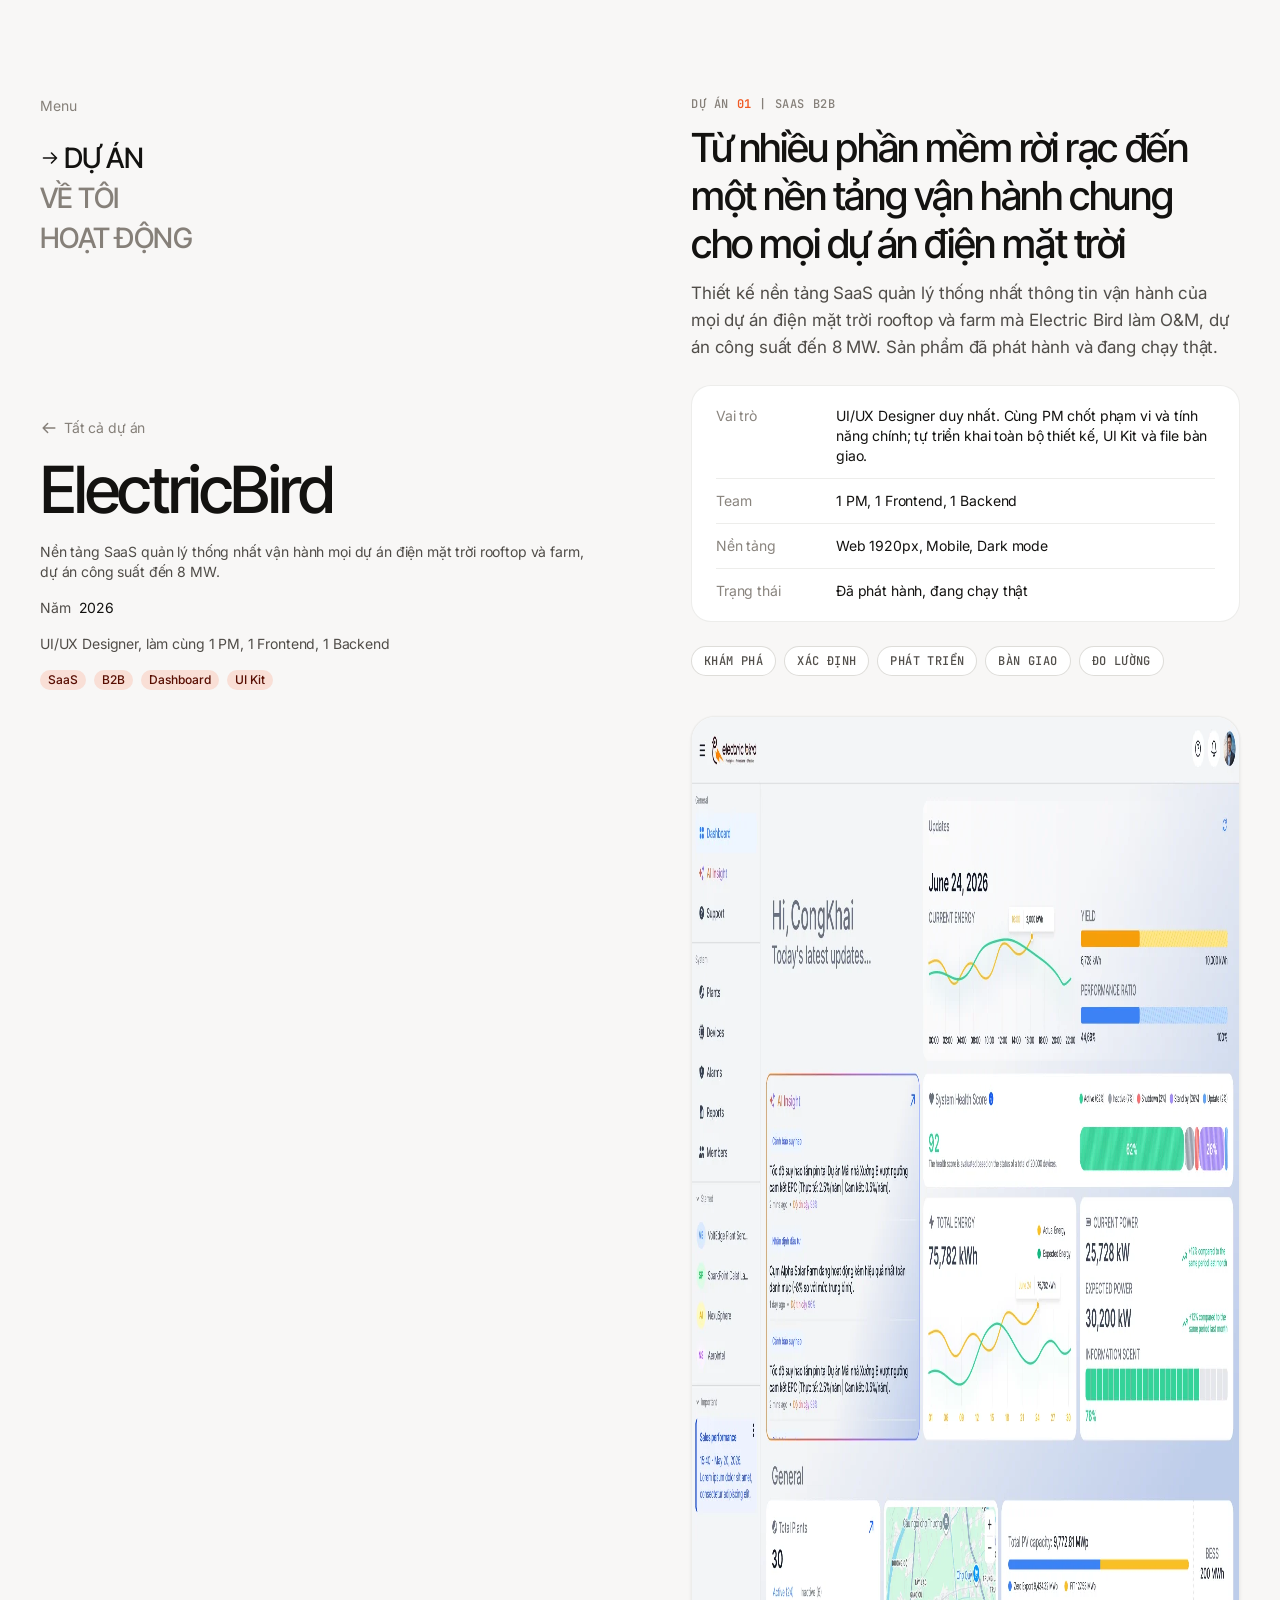
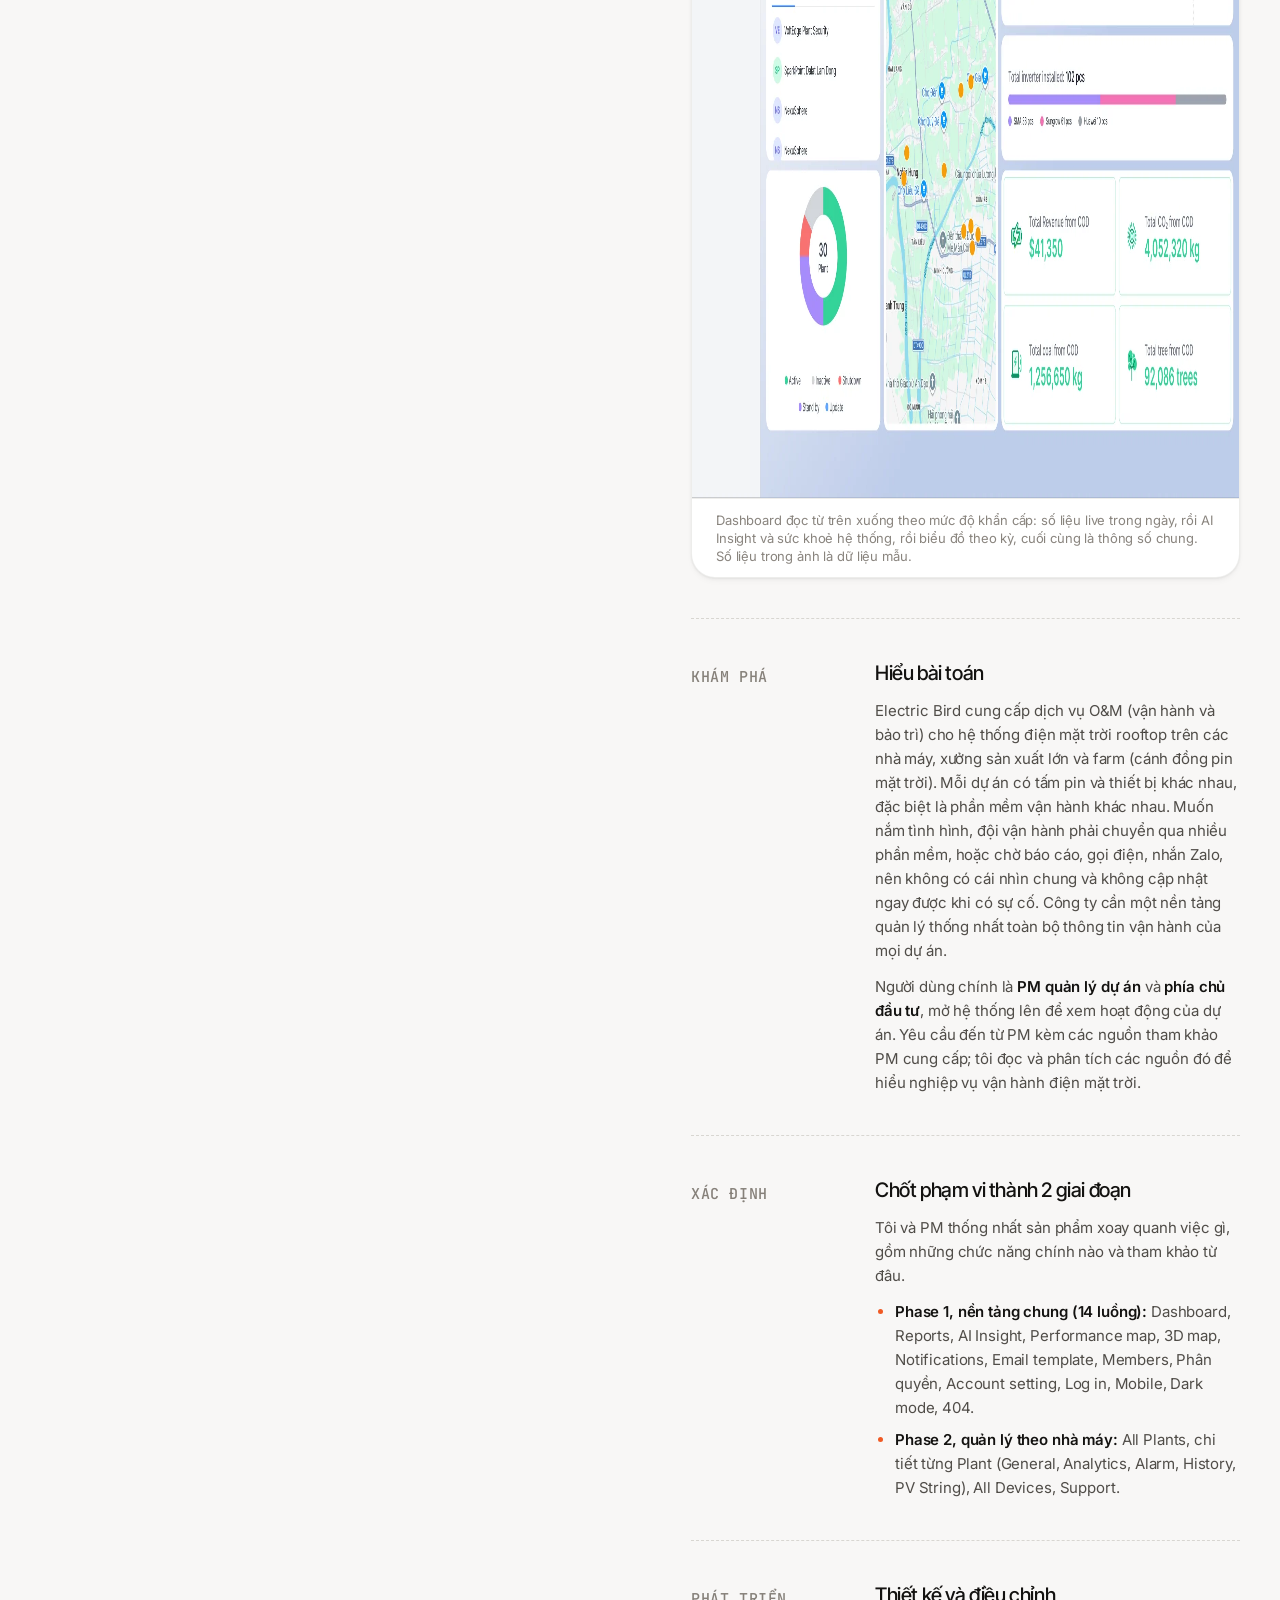
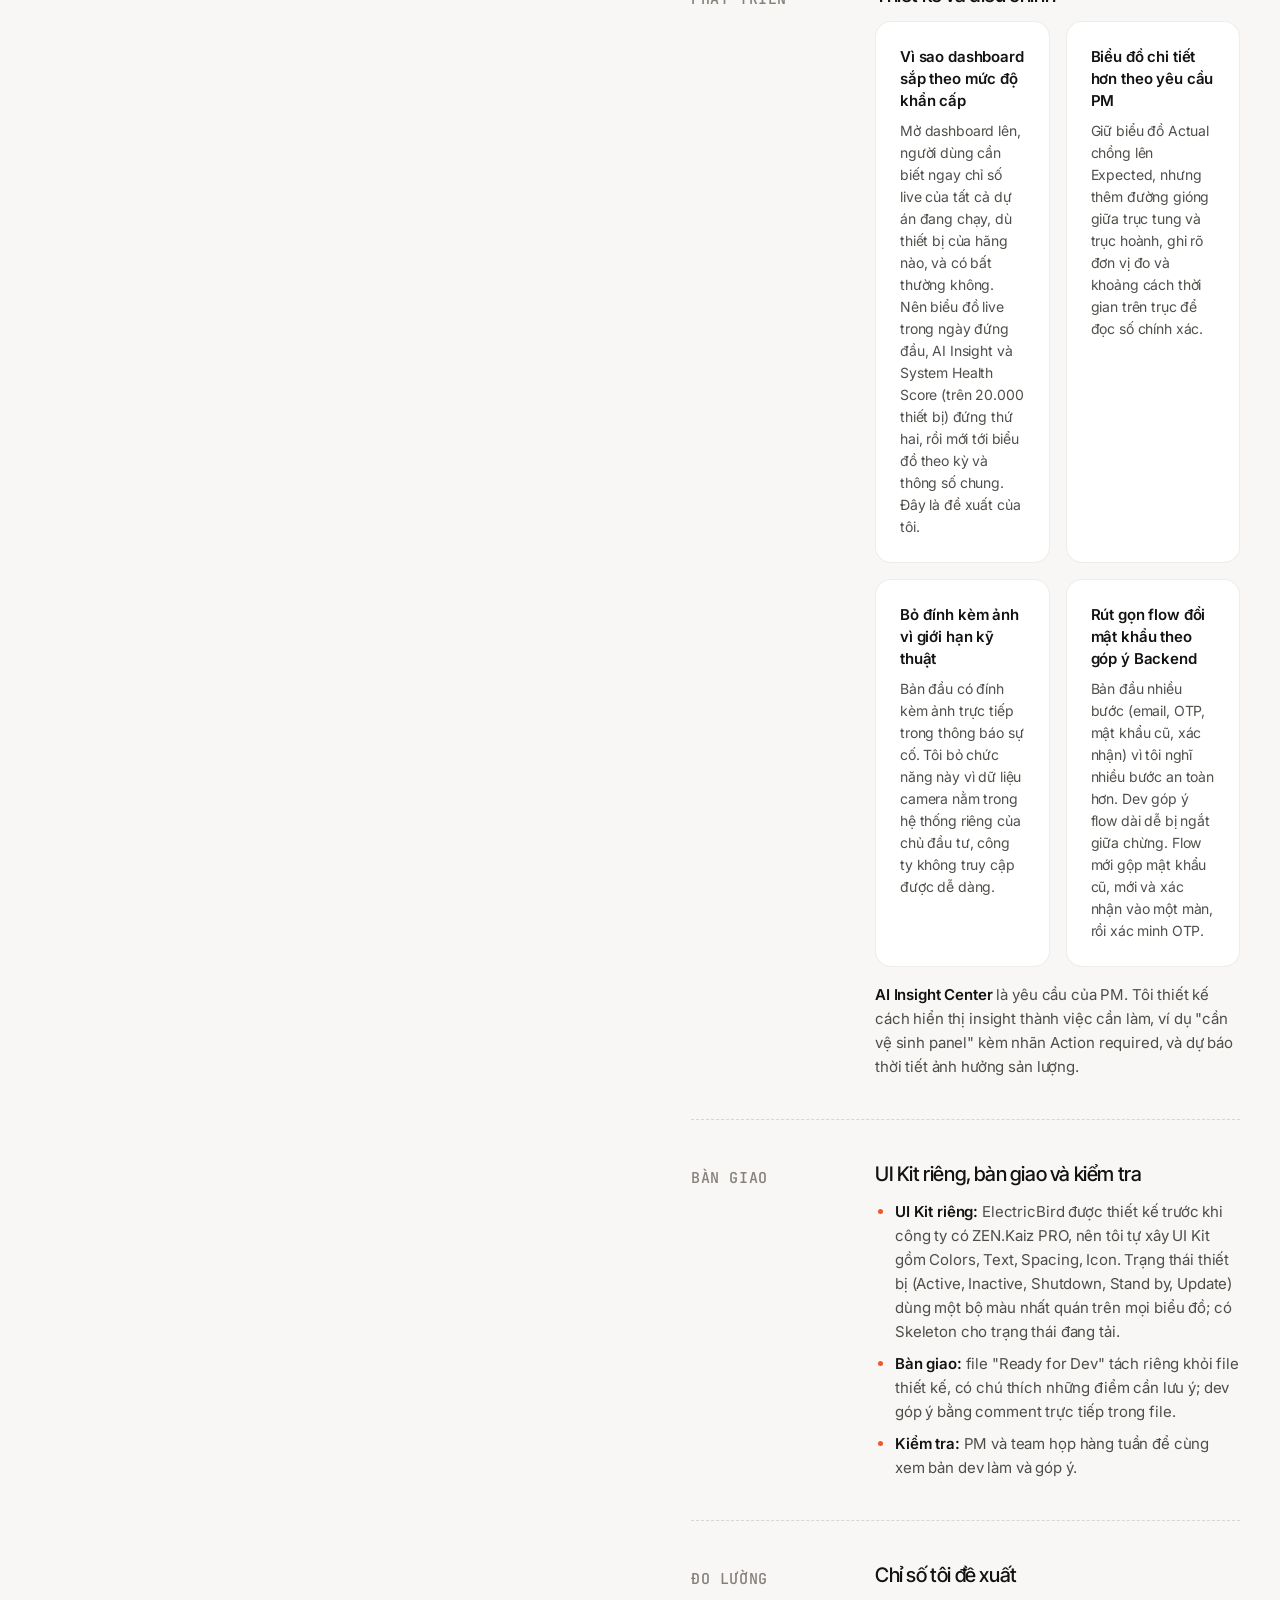
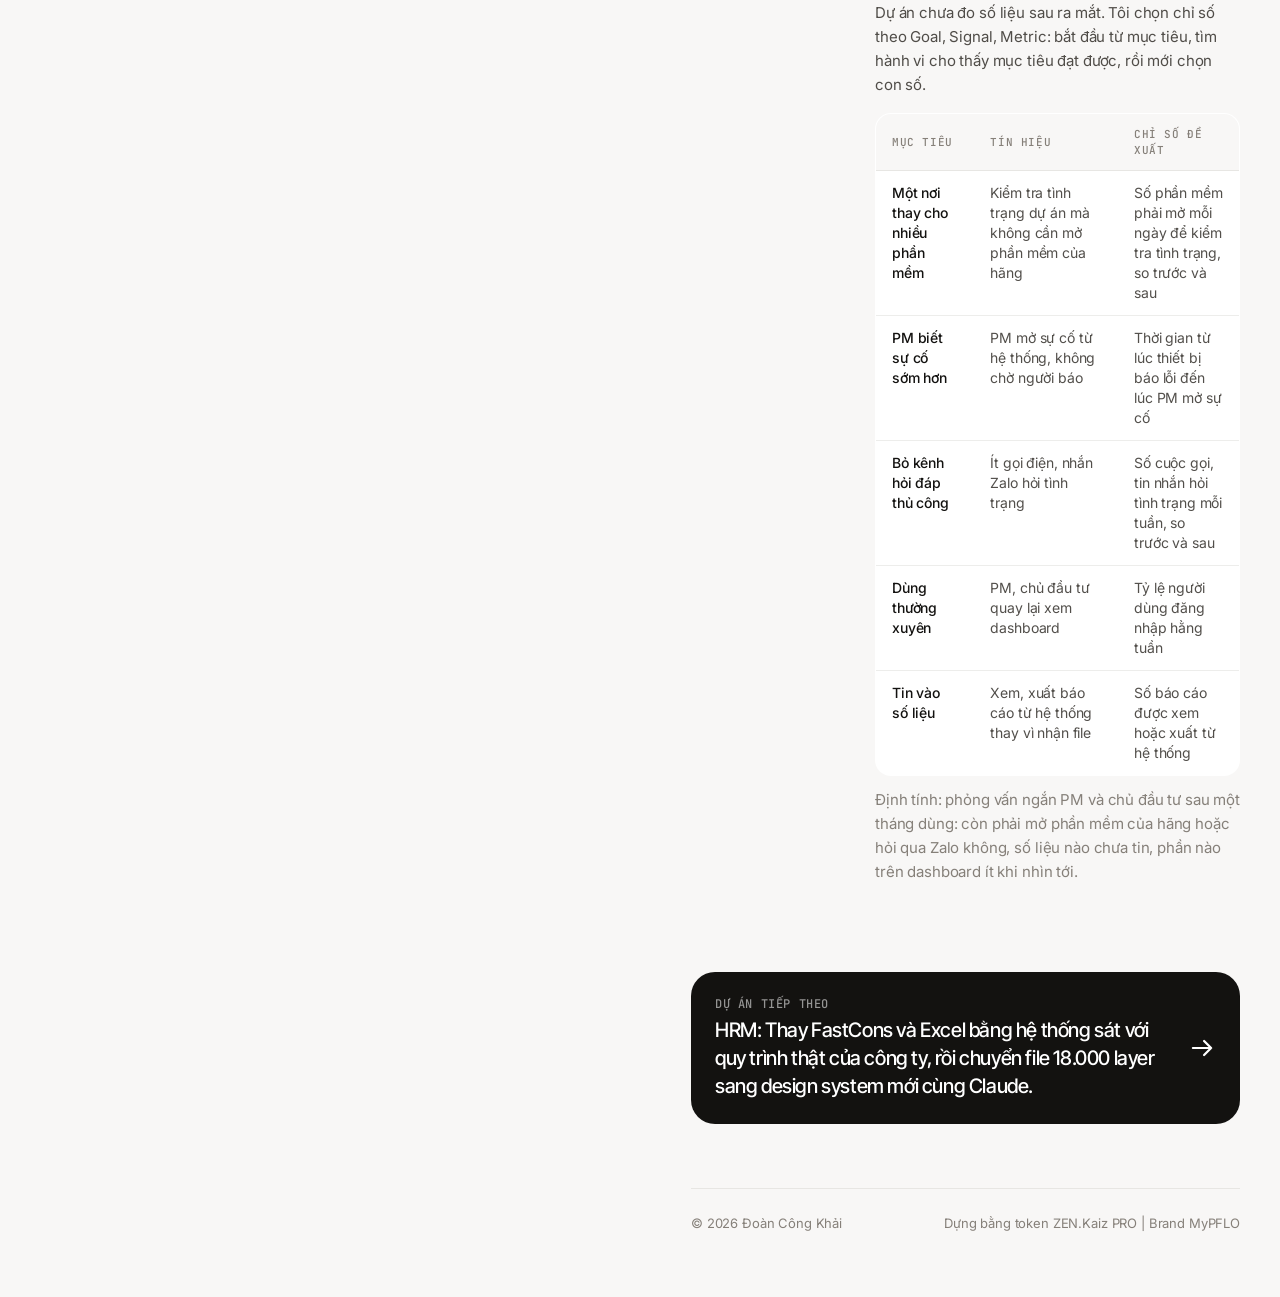
<file: du-an/electricbird.html>
<!doctype html>
<html lang="vi">
<head>
<meta charset="utf-8">
<meta name="viewport" content="width=device-width,initial-scale=1">
<title>ElectricBird | Case study | Đoàn Công Khải</title>
<meta name="description" content="Case study ElectricBird: thiết kế nền tảng SaaS quản lý thống nhất vận hành mọi dự án điện mặt trời rooftop và farm, từ khám phá, chốt phạm vi, thiết kế dashboard đến UI Kit và bàn giao.">
<meta property="og:title" content="ElectricBird | Case study | Đoàn Công Khải">
<meta property="og:description" content="Case study ElectricBird: thiết kế nền tảng SaaS quản lý thống nhất vận hành mọi dự án điện mặt trời rooftop và farm, từ khám phá, chốt phạm vi, thiết kế dashboard đến UI Kit và bàn giao.">
<meta property="og:image" content="https://congkhaidoan.github.io/assets/img/eb-cover.webp">
<link rel="canonical" href="https://congkhaidoan.github.io/du-an/electricbird.html">
<link rel="preconnect" href="https://fonts.googleapis.com"><link rel="preconnect" href="https://fonts.gstatic.com" crossorigin>
<link href="https://fonts.googleapis.com/css2?family=Inter:wght@400;500;600;700&family=Inter+Tight:wght@500;600&family=JetBrains+Mono:wght@500;600&display=swap" rel="stylesheet">
<link rel="stylesheet" href="../assets/style.css">
</head>
<body>
<a class="skip" href="#main">Bỏ qua tới nội dung</a>
<div class="shell">
<aside class="side">
<nav class="menu" aria-label="Menu chính"><p class="cap">Menu</p><ul><li><a href="../index.html" aria-current="page"><svg viewBox="0 0 20 20" fill="none" stroke="currentColor" stroke-width="1.6" stroke-linecap="round" stroke-linejoin="round" aria-hidden="true"><path d="M3.5 10h13m0 0-5-5m5 5-5 5"/></svg>Dự án</a></li><li><a href="../about.html"><svg viewBox="0 0 20 20" fill="none" stroke="currentColor" stroke-width="1.6" stroke-linecap="round" stroke-linejoin="round" aria-hidden="true"><path d="M3.5 10h13m0 0-5-5m5 5-5 5"/></svg>Về tôi</a></li><li><a href="../playground.html"><svg viewBox="0 0 20 20" fill="none" stroke="currentColor" stroke-width="1.6" stroke-linecap="round" stroke-linejoin="round" aria-hidden="true"><path d="M3.5 10h13m0 0-5-5m5 5-5 5"/></svg>Hoạt động</a></li></ul></nav>
<div class="profile"><a class="back" href="../index.html"><svg viewBox="0 0 20 20" width="18" height="18" fill="none" stroke="currentColor" stroke-width="1.6" stroke-linecap="round" stroke-linejoin="round" aria-hidden="true"><path d="M16.5 10h-13m0 0 5-5m-5 5 5 5"/></svg>Tất cả dự án</a><p class="display">ElectricBird</p><p class="bio">Nền tảng SaaS quản lý thống nhất vận hành mọi dự án điện mặt trời rooftop và farm, dự án công suất đến 8 MW.</p><div class="kv"><span>Năm</span><b>2026</b></div><p>UI/UX Designer, làm cùng 1 PM, 1 Frontend, 1 Backend</p><div class="badges"><span class="badge">SaaS</span><span class="badge">B2B</span><span class="badge">Dashboard</span><span class="badge">UI Kit</span></div></div>
<span aria-hidden="true"></span>
</aside>
<main class="main" id="main">
<div class="case-intro">
  <p class="label">Dự án <b>01</b> | SaaS B2B</p>
  <h1 class="display case-h">Từ nhiều phần mềm rời rạc đến một nền tảng vận hành chung cho mọi dự án điện mặt trời</h1>
  <p class="lead">Thiết kế nền tảng SaaS quản lý thống nhất thông tin vận hành của mọi dự án điện mặt trời rooftop và farm mà Electric Bird làm O&amp;M, dự án công suất đến 8 MW. Sản phẩm đã phát hành và đang chạy thật.</p>
  <div class="meta"><dl>
    <dt>Vai trò</dt><dd>UI/UX Designer duy nhất. Cùng PM chốt phạm vi và tính năng chính; tự triển khai toàn bộ thiết kế, UI Kit và file bàn giao.</dd>
    <dt>Team</dt><dd>1 PM, 1 Frontend, 1 Backend</dd>
    <dt>Nền tảng</dt><dd>Web 1920px, Mobile, Dark mode</dd>
    <dt>Trạng thái</dt><dd>Đã phát hành, đang chạy thật</dd>
  </dl></div>
  <nav class="toc" aria-label="Mục lục"><a href="#kham-pha">Khám phá</a><a href="#xac-dinh">Xác định</a><a href="#phat-trien">Phát triển</a><a href="#ban-giao">Bàn giao</a><a href="#do-luong">Đo lường</a></nav>
</div>

<figure class="shot"><img src="../assets/img/eb-dashboard.webp" alt="Dashboard ElectricBird: biểu đồ năng lượng trong ngày, AI Insight, System Health Score, tổng năng lượng, công suất hiện tại và bản đồ nhà máy" width="1600" height="1381" loading="lazy"><figcaption>Dashboard đọc từ trên xuống theo mức độ khẩn cấp: số liệu live trong ngày, rồi AI Insight và sức khoẻ hệ thống, rồi biểu đồ theo kỳ, cuối cùng là thông số chung. Số liệu trong ảnh là dữ liệu mẫu.</figcaption></figure>

<div class="stage" id="kham-pha"><p class="label">Khám phá</p><div>
  <h3>Hiểu bài toán</h3>
  <p>Electric Bird cung cấp dịch vụ O&amp;M (vận hành và bảo trì) cho hệ thống điện mặt trời rooftop trên các nhà máy, xưởng sản xuất lớn và farm (cánh đồng pin mặt trời). Mỗi dự án có tấm pin và thiết bị khác nhau, đặc biệt là phần mềm vận hành khác nhau. Muốn nắm tình hình, đội vận hành phải chuyển qua nhiều phần mềm, hoặc chờ báo cáo, gọi điện, nhắn Zalo, nên không có cái nhìn chung và không cập nhật ngay được khi có sự cố. Công ty cần một nền tảng quản lý thống nhất toàn bộ thông tin vận hành của mọi dự án.</p>
  <p>Người dùng chính là <strong>PM quản lý dự án</strong> và <strong>phía chủ đầu tư</strong>, mở hệ thống lên để xem hoạt động của dự án. Yêu cầu đến từ PM kèm các nguồn tham khảo PM cung cấp; tôi đọc và phân tích các nguồn đó để hiểu nghiệp vụ vận hành điện mặt trời.</p>
</div></div>

<div class="stage" id="xac-dinh"><p class="label">Xác định</p><div>
  <h3>Chốt phạm vi thành 2 giai đoạn</h3>
  <p>Tôi và PM thống nhất sản phẩm xoay quanh việc gì, gồm những chức năng chính nào và tham khảo từ đâu.</p>
  <ul>
    <li><strong>Phase 1, nền tảng chung (14 luồng):</strong> Dashboard, Reports, AI Insight, Performance map, 3D map, Notifications, Email template, Members, Phân quyền, Account setting, Log in, Mobile, Dark mode, 404.</li>
    <li><strong>Phase 2, quản lý theo nhà máy:</strong> All Plants, chi tiết từng Plant (General, Analytics, Alarm, History, PV String), All Devices, Support.</li>
  </ul>
</div></div>

<div class="stage" id="phat-trien"><p class="label">Phát triển</p><div>
  <h3>Thiết kế và điều chỉnh</h3>
  <div class="why" style="margin-top:0">
    <div><h4>Vì sao dashboard sắp theo mức độ khẩn cấp</h4><p>Mở dashboard lên, người dùng cần biết ngay chỉ số live của tất cả dự án đang chạy, dù thiết bị của hãng nào, và có bất thường không. Nên biểu đồ live trong ngày đứng đầu, AI Insight và System Health Score (trên 20.000 thiết bị) đứng thứ hai, rồi mới tới biểu đồ theo kỳ và thông số chung. Đây là đề xuất của tôi.</p></div>
    <div><h4>Biểu đồ chi tiết hơn theo yêu cầu PM</h4><p>Giữ biểu đồ Actual chồng lên Expected, nhưng thêm đường gióng giữa trục tung và trục hoành, ghi rõ đơn vị đo và khoảng cách thời gian trên trục để đọc số chính xác.</p></div>
    <div><h4>Bỏ đính kèm ảnh vì giới hạn kỹ thuật</h4><p>Bản đầu có đính kèm ảnh trực tiếp trong thông báo sự cố. Tôi bỏ chức năng này vì dữ liệu camera nằm trong hệ thống riêng của chủ đầu tư, công ty không truy cập được dễ dàng.</p></div>
    <div><h4>Rút gọn flow đổi mật khẩu theo góp ý Backend</h4><p>Bản đầu nhiều bước (email, OTP, mật khẩu cũ, xác nhận) vì tôi nghĩ nhiều bước an toàn hơn. Dev góp ý flow dài dễ bị ngắt giữa chừng. Flow mới gộp mật khẩu cũ, mới và xác nhận vào một màn, rồi xác minh OTP.</p></div>
  </div>
  <p style="margin-top:16px"><strong>AI Insight Center</strong> là yêu cầu của PM. Tôi thiết kế cách hiển thị insight thành việc cần làm, ví dụ "cần vệ sinh panel" kèm nhãn Action required, và dự báo thời tiết ảnh hưởng sản lượng.</p>
</div></div>

<div class="stage" id="ban-giao"><p class="label">Bàn giao</p><div>
  <h3>UI Kit riêng, bàn giao và kiểm tra</h3>
  <ul>
    <li><strong>UI Kit riêng:</strong> ElectricBird được thiết kế trước khi công ty có ZEN.Kaiz PRO, nên tôi tự xây UI Kit gồm Colors, Text, Spacing, Icon. Trạng thái thiết bị (Active, Inactive, Shutdown, Stand by, Update) dùng một bộ màu nhất quán trên mọi biểu đồ; có Skeleton cho trạng thái đang tải.</li>
    <li><strong>Bàn giao:</strong> file "Ready for Dev" tách riêng khỏi file thiết kế, có chú thích những điểm cần lưu ý; dev góp ý bằng comment trực tiếp trong file.</li>
    <li><strong>Kiểm tra:</strong> PM và team họp hàng tuần để cùng xem bản dev làm và góp ý.</li>
  </ul>
</div></div>

<div class="stage" id="do-luong"><p class="label">Đo lường</p><div>
  <h3>Chỉ số tôi đề xuất</h3>
  <p>Dự án chưa đo số liệu sau ra mắt. Tôi chọn chỉ số theo Goal, Signal, Metric: bắt đầu từ mục tiêu, tìm hành vi cho thấy mục tiêu đạt được, rồi mới chọn con số.</p>
  <div class="tbl-wrap"><table class="metrics">
    <thead><tr><th>Mục tiêu</th><th>Tín hiệu</th><th>Chỉ số đề xuất</th></tr></thead>
    <tbody>
      <tr><td>Một nơi thay cho nhiều phần mềm</td><td>Kiểm tra tình trạng dự án mà không cần mở phần mềm của hãng</td><td>Số phần mềm phải mở mỗi ngày để kiểm tra tình trạng, so trước và sau</td></tr>
      <tr><td>PM biết sự cố sớm hơn</td><td>PM mở sự cố từ hệ thống, không chờ người báo</td><td>Thời gian từ lúc thiết bị báo lỗi đến lúc PM mở sự cố</td></tr>
      <tr><td>Bỏ kênh hỏi đáp thủ công</td><td>Ít gọi điện, nhắn Zalo hỏi tình trạng</td><td>Số cuộc gọi, tin nhắn hỏi tình trạng mỗi tuần, so trước và sau</td></tr>
      <tr><td>Dùng thường xuyên</td><td>PM, chủ đầu tư quay lại xem dashboard</td><td>Tỷ lệ người dùng đăng nhập hằng tuần</td></tr>
      <tr><td>Tin vào số liệu</td><td>Xem, xuất báo cáo từ hệ thống thay vì nhận file</td><td>Số báo cáo được xem hoặc xuất từ hệ thống</td></tr>
    </tbody>
  </table></div>
  <p class="note">Định tính: phỏng vấn ngắn PM và chủ đầu tư sau một tháng dùng: còn phải mở phần mềm của hãng hoặc hỏi qua Zalo không, số liệu nào chưa tin, phần nào trên dashboard ít khi nhìn tới.</p>
</div></div>
<a class="next" href="hrm.html"><div><p class="label">Dự án tiếp theo</p><h3>HRM: Thay FastCons và Excel bằng hệ thống sát với quy trình thật của công ty, rồi chuyển file 18.000 layer sang design system mới cùng Claude.</h3></div><svg viewBox="0 0 20 20" fill="none" stroke="currentColor" stroke-width="1.6" stroke-linecap="round" stroke-linejoin="round" aria-hidden="true"><path d="M3.5 10h13m0 0-5-5m5 5-5 5"/></svg></a>
<footer class="foot"><span>© 2026 Đoàn Công Khải</span><span>Dựng bằng token ZEN.Kaiz PRO | Brand MyPFLO</span></footer>
</main>
</div>
</body>
</html>
</file>
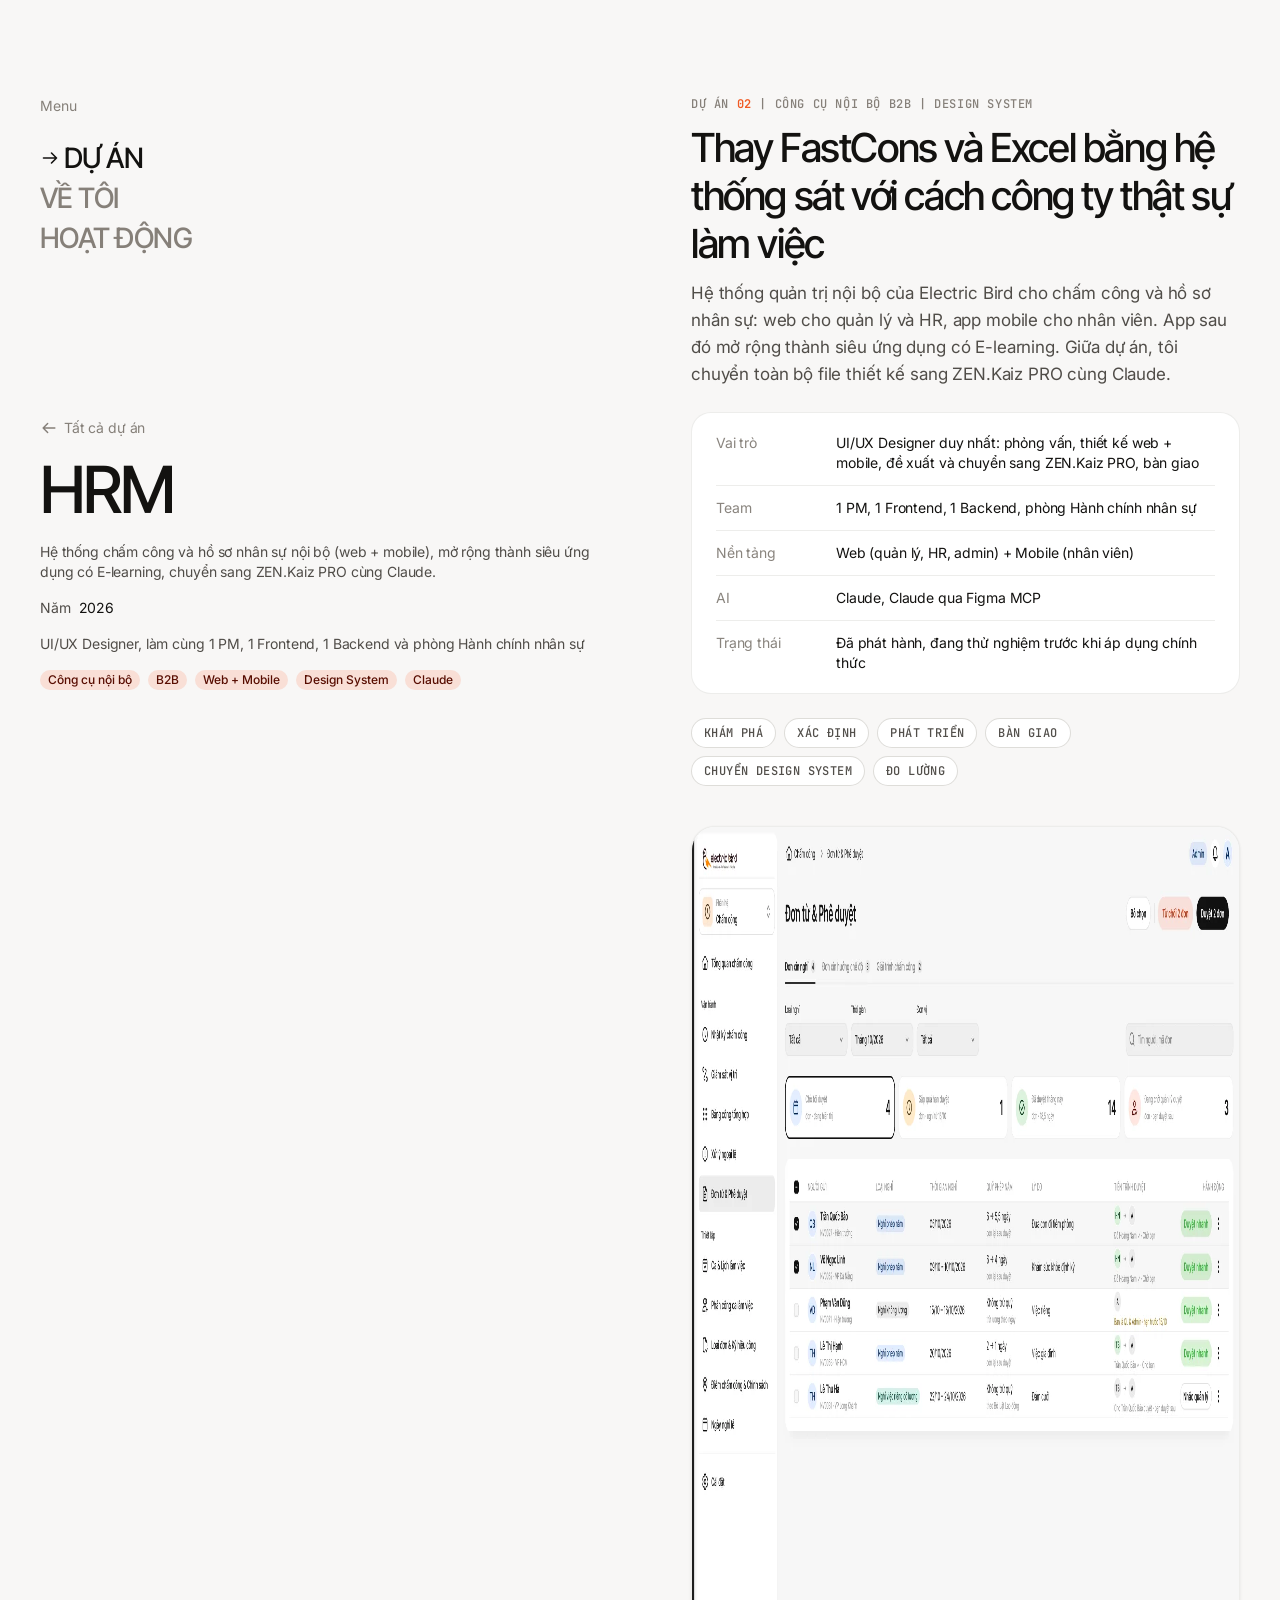
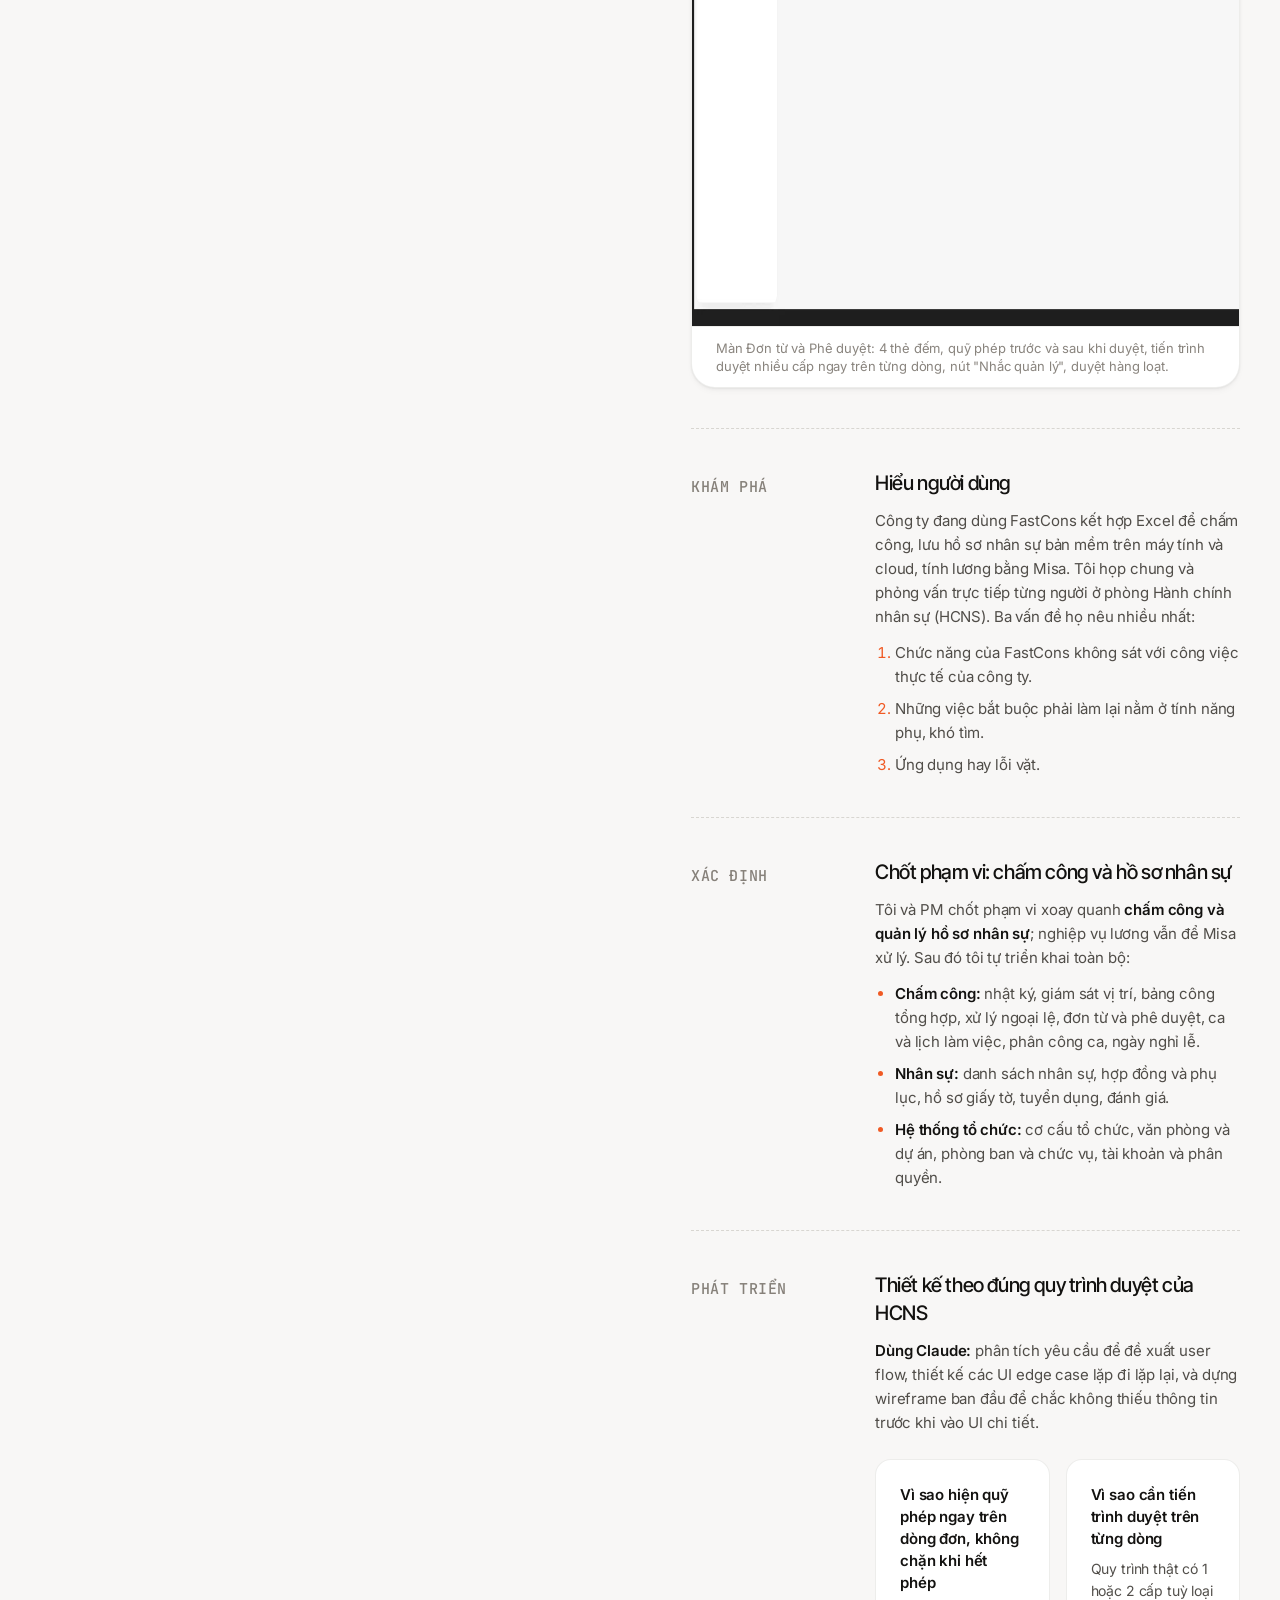
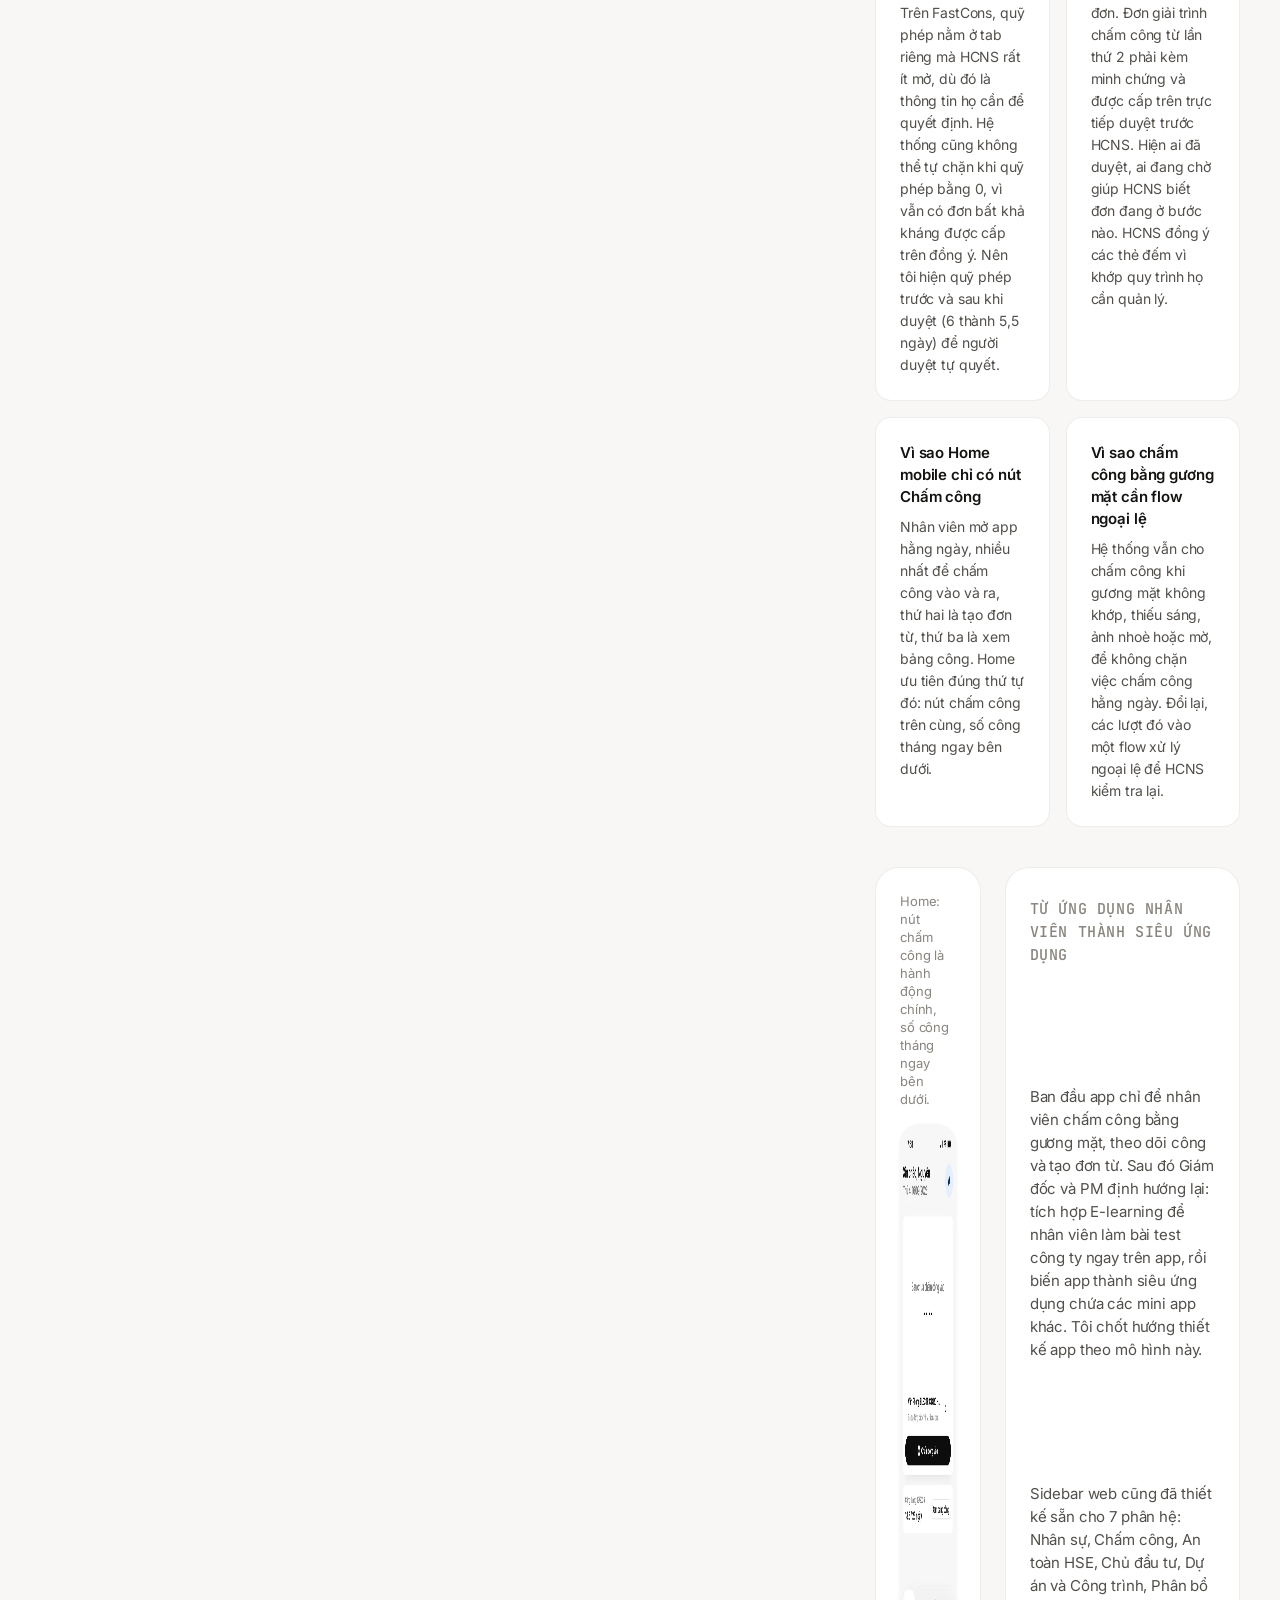
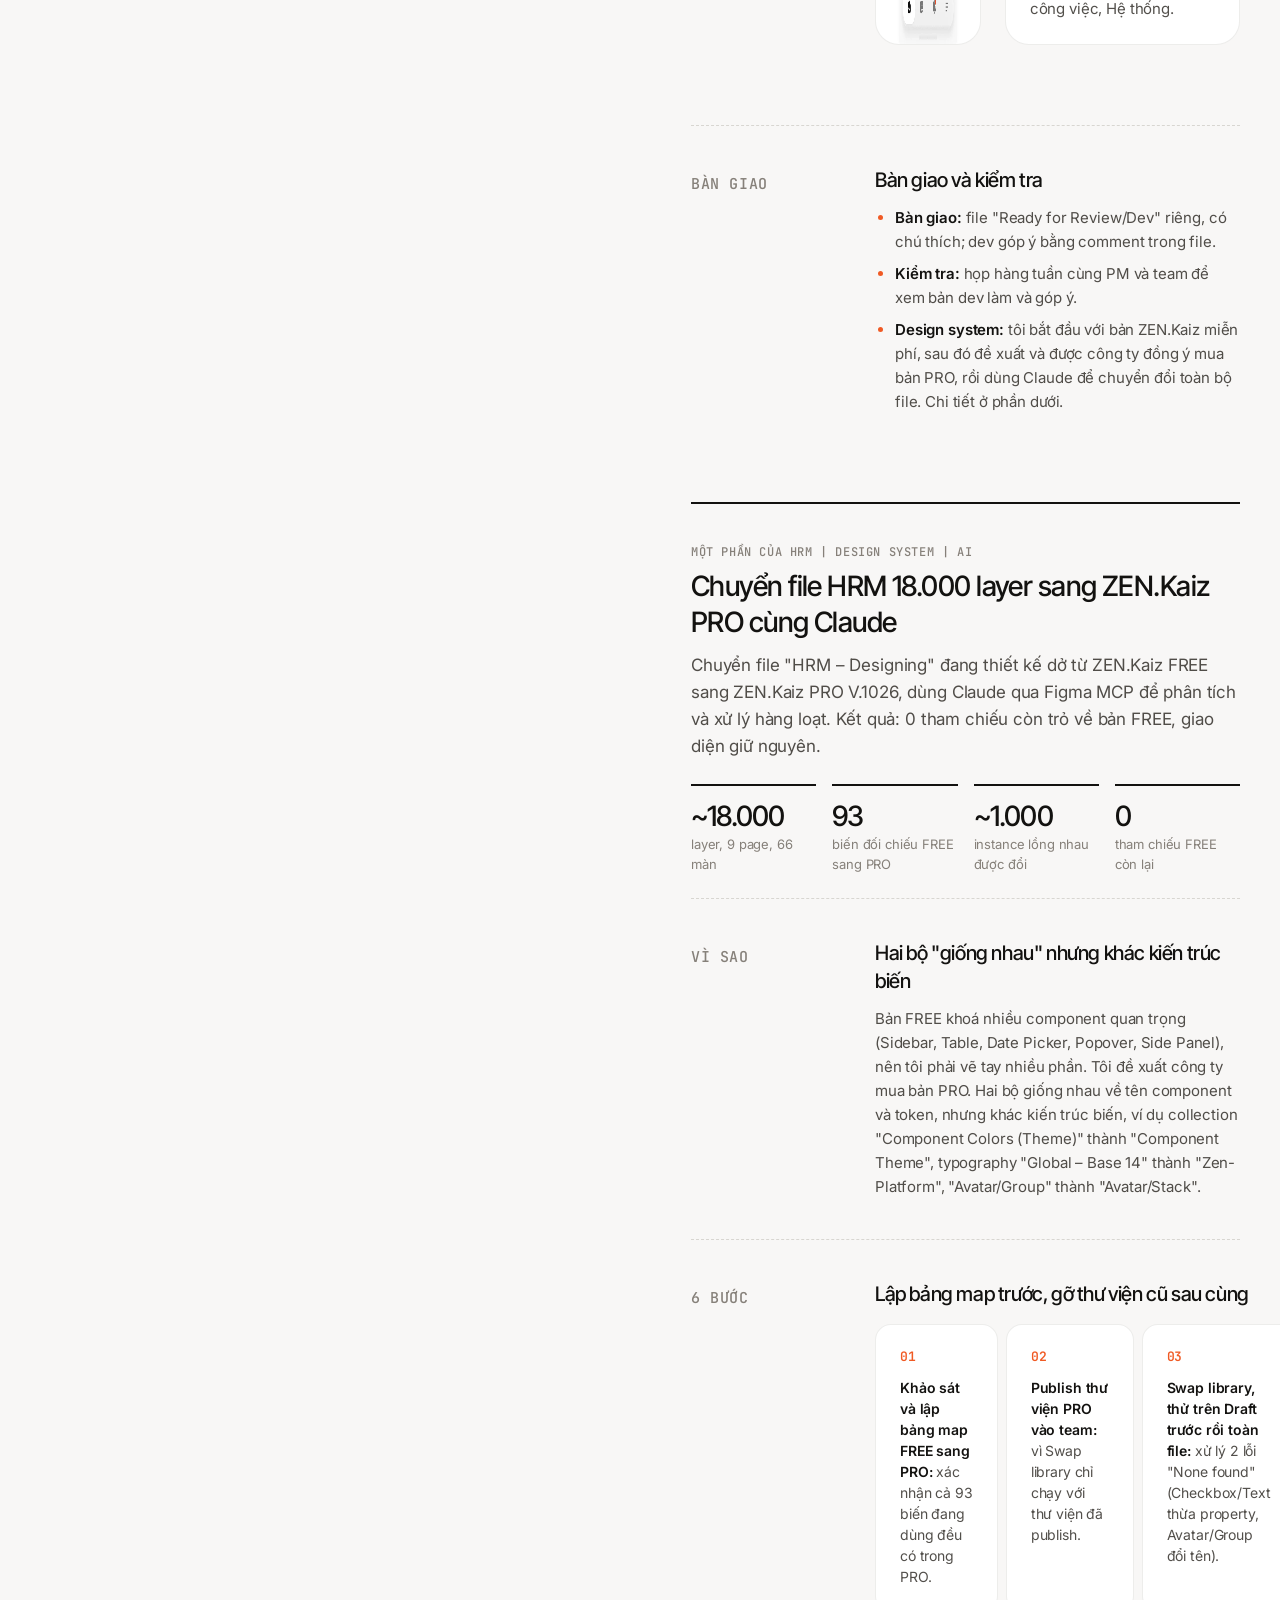
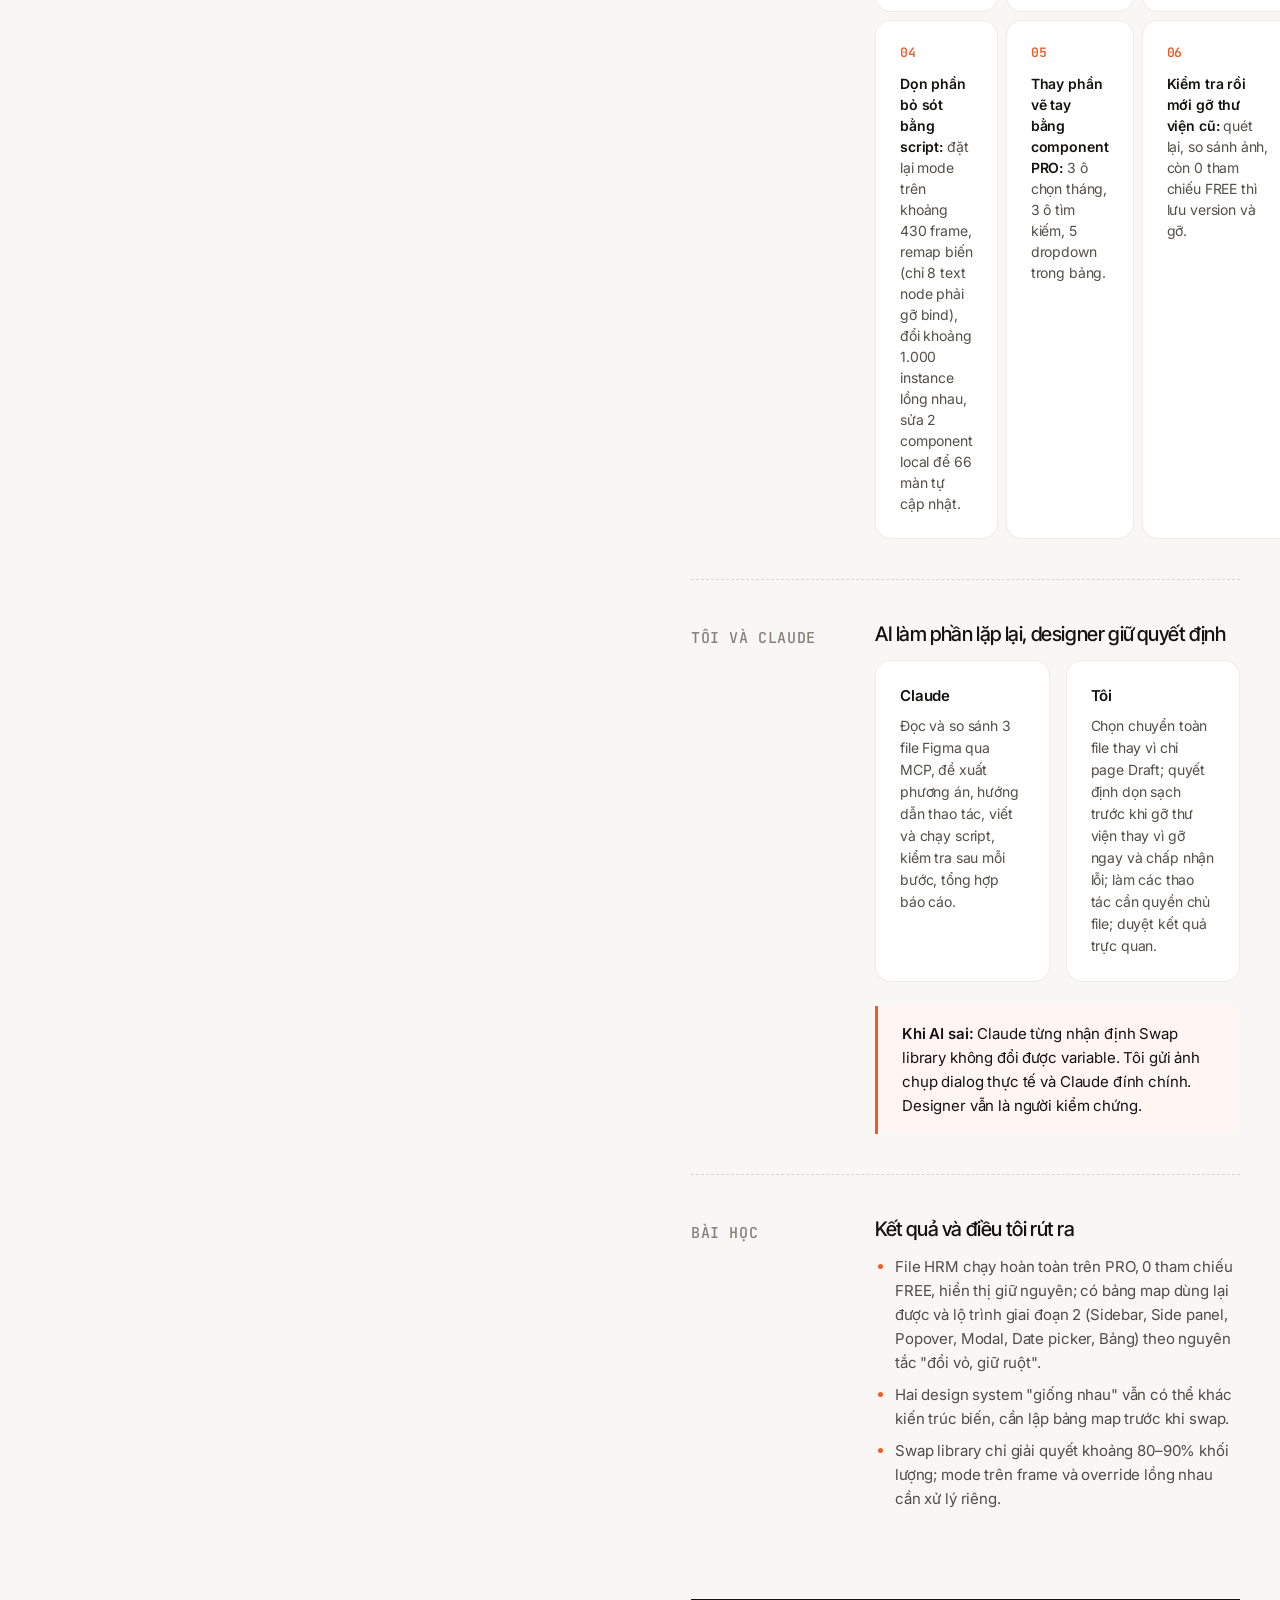
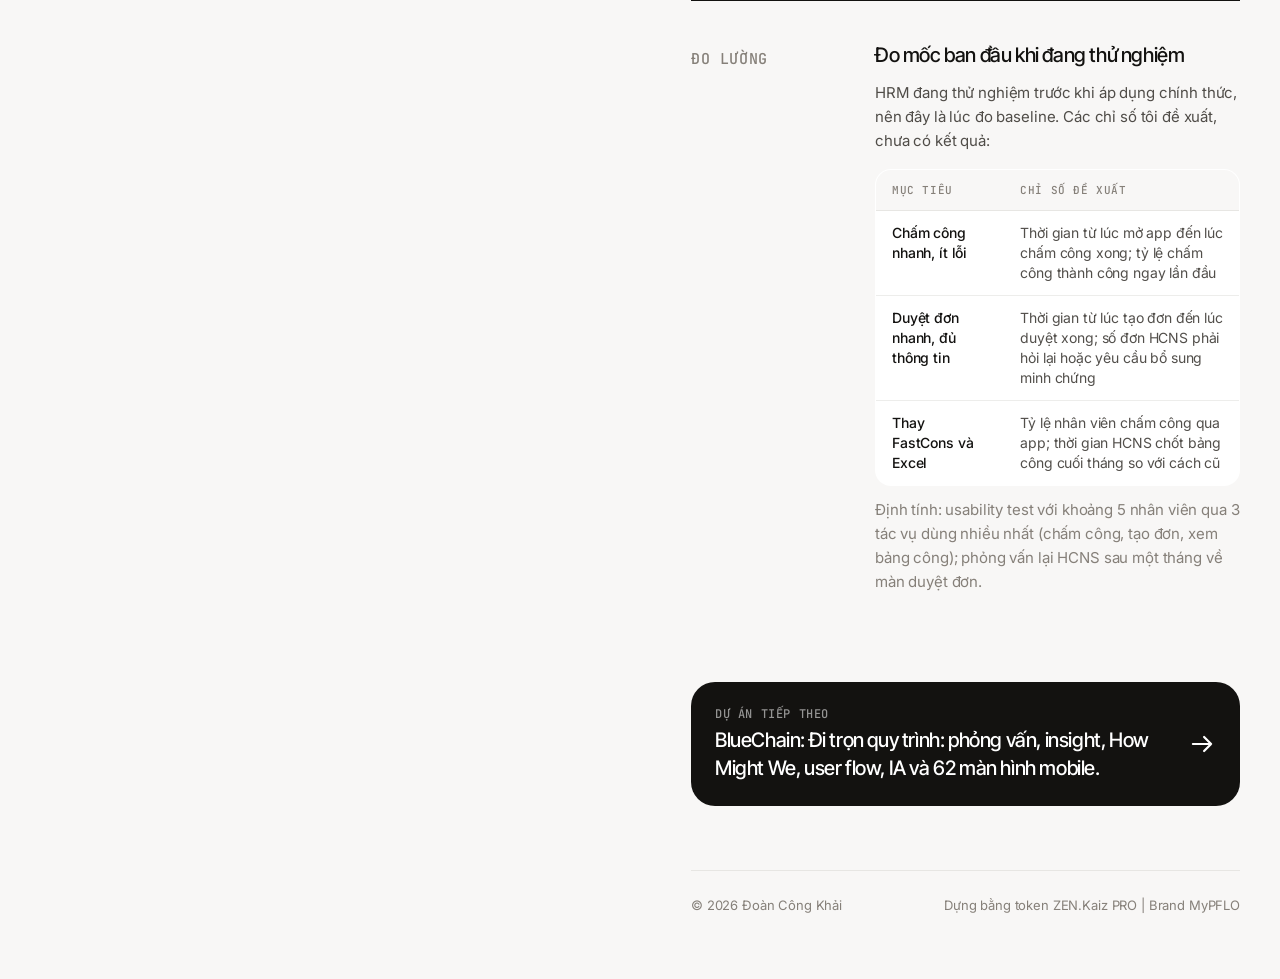
<file: du-an/hrm.html>
<!doctype html>
<html lang="vi">
<head>
<meta charset="utf-8">
<meta name="viewport" content="width=device-width,initial-scale=1">
<title>HRM | Case study | Đoàn Công Khải</title>
<meta name="description" content="Case study HRM nội bộ (web + mobile) cho chấm công và hồ sơ nhân sự tại Electric Bird, gồm phần chuyển file 18.000 layer sang design system ZEN.Kaiz PRO cùng Claude qua Figma MCP.">
<meta property="og:title" content="HRM | Case study | Đoàn Công Khải">
<meta property="og:description" content="Case study HRM nội bộ (web + mobile) cho chấm công và hồ sơ nhân sự tại Electric Bird, gồm phần chuyển file 18.000 layer sang design system ZEN.Kaiz PRO cùng Claude qua Figma MCP.">
<meta property="og:image" content="https://congkhaidoan.github.io/assets/img/hrm-cover.webp">
<link rel="canonical" href="https://congkhaidoan.github.io/du-an/hrm.html">
<link rel="preconnect" href="https://fonts.googleapis.com"><link rel="preconnect" href="https://fonts.gstatic.com" crossorigin>
<link href="https://fonts.googleapis.com/css2?family=Inter:wght@400;500;600;700&family=Inter+Tight:wght@500;600&family=JetBrains+Mono:wght@500;600&display=swap" rel="stylesheet">
<link rel="stylesheet" href="../assets/style.css">
</head>
<body>
<a class="skip" href="#main">Bỏ qua tới nội dung</a>
<div class="shell">
<aside class="side">
<nav class="menu" aria-label="Menu chính"><p class="cap">Menu</p><ul><li><a href="../index.html" aria-current="page"><svg viewBox="0 0 20 20" fill="none" stroke="currentColor" stroke-width="1.6" stroke-linecap="round" stroke-linejoin="round" aria-hidden="true"><path d="M3.5 10h13m0 0-5-5m5 5-5 5"/></svg>Dự án</a></li><li><a href="../about.html"><svg viewBox="0 0 20 20" fill="none" stroke="currentColor" stroke-width="1.6" stroke-linecap="round" stroke-linejoin="round" aria-hidden="true"><path d="M3.5 10h13m0 0-5-5m5 5-5 5"/></svg>Về tôi</a></li><li><a href="../playground.html"><svg viewBox="0 0 20 20" fill="none" stroke="currentColor" stroke-width="1.6" stroke-linecap="round" stroke-linejoin="round" aria-hidden="true"><path d="M3.5 10h13m0 0-5-5m5 5-5 5"/></svg>Hoạt động</a></li></ul></nav>
<div class="profile"><a class="back" href="../index.html"><svg viewBox="0 0 20 20" width="18" height="18" fill="none" stroke="currentColor" stroke-width="1.6" stroke-linecap="round" stroke-linejoin="round" aria-hidden="true"><path d="M16.5 10h-13m0 0 5-5m-5 5 5 5"/></svg>Tất cả dự án</a><p class="display">HRM</p><p class="bio">Hệ thống chấm công và hồ sơ nhân sự nội bộ (web + mobile), mở rộng thành siêu ứng dụng có E-learning, chuyển sang ZEN.Kaiz PRO cùng Claude.</p><div class="kv"><span>Năm</span><b>2026</b></div><p>UI/UX Designer, làm cùng 1 PM, 1 Frontend, 1 Backend và phòng Hành chính nhân sự</p><div class="badges"><span class="badge">Công cụ nội bộ</span><span class="badge">B2B</span><span class="badge">Web + Mobile</span><span class="badge">Design System</span><span class="badge">Claude</span></div></div>
<span aria-hidden="true"></span>
</aside>
<main class="main" id="main">
<div class="case-intro">
  <p class="label">Dự án <b>02</b> | Công cụ nội bộ B2B | Design system</p>
  <h1 class="display case-h">Thay FastCons và Excel bằng hệ thống sát với cách công ty thật sự làm việc</h1>
  <p class="lead">Hệ thống quản trị nội bộ của Electric Bird cho chấm công và hồ sơ nhân sự: web cho quản lý và HR, app mobile cho nhân viên. App sau đó mở rộng thành siêu ứng dụng có E-learning. Giữa dự án, tôi chuyển toàn bộ file thiết kế sang ZEN.Kaiz PRO cùng Claude.</p>
  <div class="meta"><dl>
    <dt>Vai trò</dt><dd>UI/UX Designer duy nhất: phỏng vấn, thiết kế web + mobile, đề xuất và chuyển sang ZEN.Kaiz PRO, bàn giao</dd>
    <dt>Team</dt><dd>1 PM, 1 Frontend, 1 Backend, phòng Hành chính nhân sự</dd>
    <dt>Nền tảng</dt><dd>Web (quản lý, HR, admin) + Mobile (nhân viên)</dd>
    <dt>AI</dt><dd>Claude, Claude qua Figma MCP</dd>
    <dt>Trạng thái</dt><dd>Đã phát hành, đang thử nghiệm trước khi áp dụng chính thức</dd>
  </dl></div>
  <nav class="toc" aria-label="Mục lục"><a href="#kham-pha">Khám phá</a><a href="#xac-dinh">Xác định</a><a href="#phat-trien">Phát triển</a><a href="#ban-giao">Bàn giao</a><a href="#design-system">Chuyển design system</a><a href="#do-luong">Đo lường</a></nav>
</div>

<figure class="shot"><img src="../assets/img/hrm-approvals.webp" alt="Màn Đơn từ và Phê duyệt trên web HRM: 4 thẻ đếm, bảng đơn có quỹ phép trước và sau duyệt, tiến trình duyệt trên từng dòng" width="1600" height="1099" loading="lazy"><figcaption>Màn Đơn từ và Phê duyệt: 4 thẻ đếm, quỹ phép trước và sau khi duyệt, tiến trình duyệt nhiều cấp ngay trên từng dòng, nút "Nhắc quản lý", duyệt hàng loạt.</figcaption></figure>

<div class="stage" id="kham-pha"><p class="label">Khám phá</p><div>
  <h3>Hiểu người dùng</h3>
  <p>Công ty đang dùng FastCons kết hợp Excel để chấm công, lưu hồ sơ nhân sự bản mềm trên máy tính và cloud, tính lương bằng Misa. Tôi họp chung và phỏng vấn trực tiếp từng người ở phòng Hành chính nhân sự (HCNS). Ba vấn đề họ nêu nhiều nhất:</p>
  <ol>
    <li>Chức năng của FastCons không sát với công việc thực tế của công ty.</li>
    <li>Những việc bắt buộc phải làm lại nằm ở tính năng phụ, khó tìm.</li>
    <li>Ứng dụng hay lỗi vặt.</li>
  </ol>
</div></div>

<div class="stage" id="xac-dinh"><p class="label">Xác định</p><div>
  <h3>Chốt phạm vi: chấm công và hồ sơ nhân sự</h3>
  <p>Tôi và PM chốt phạm vi xoay quanh <strong>chấm công và quản lý hồ sơ nhân sự</strong>; nghiệp vụ lương vẫn để Misa xử lý. Sau đó tôi tự triển khai toàn bộ:</p>
  <ul>
    <li><strong>Chấm công:</strong> nhật ký, giám sát vị trí, bảng công tổng hợp, xử lý ngoại lệ, đơn từ và phê duyệt, ca và lịch làm việc, phân công ca, ngày nghỉ lễ.</li>
    <li><strong>Nhân sự:</strong> danh sách nhân sự, hợp đồng và phụ lục, hồ sơ giấy tờ, tuyển dụng, đánh giá.</li>
    <li><strong>Hệ thống tổ chức:</strong> cơ cấu tổ chức, văn phòng và dự án, phòng ban và chức vụ, tài khoản và phân quyền.</li>
  </ul>
</div></div>

<div class="stage" id="phat-trien"><p class="label">Phát triển</p><div>
  <h3>Thiết kế theo đúng quy trình duyệt của HCNS</h3>
  <p><strong>Dùng Claude:</strong> phân tích yêu cầu để đề xuất user flow, thiết kế các UI edge case lặp đi lặp lại, và dựng wireframe ban đầu để chắc không thiếu thông tin trước khi vào UI chi tiết.</p>
  <div class="why">
    <div><h4>Vì sao hiện quỹ phép ngay trên dòng đơn, không chặn khi hết phép</h4><p>Trên FastCons, quỹ phép nằm ở tab riêng mà HCNS rất ít mở, dù đó là thông tin họ cần để quyết định. Hệ thống cũng không thể tự chặn khi quỹ phép bằng 0, vì vẫn có đơn bất khả kháng được cấp trên đồng ý. Nên tôi hiện quỹ phép trước và sau khi duyệt (6 thành 5,5 ngày) để người duyệt tự quyết.</p></div>
    <div><h4>Vì sao cần tiến trình duyệt trên từng dòng</h4><p>Quy trình thật có 1 hoặc 2 cấp tuỳ loại đơn. Đơn giải trình chấm công từ lần thứ 2 phải kèm minh chứng và được cấp trên trực tiếp duyệt trước HCNS. Hiện ai đã duyệt, ai đang chờ giúp HCNS biết đơn đang ở bước nào. HCNS đồng ý các thẻ đếm vì khớp quy trình họ cần quản lý.</p></div>
    <div><h4>Vì sao Home mobile chỉ có nút Chấm công</h4><p>Nhân viên mở app hằng ngày, nhiều nhất để chấm công vào và ra, thứ hai là tạo đơn từ, thứ ba là xem bảng công. Home ưu tiên đúng thứ tự đó: nút chấm công trên cùng, số công tháng ngay bên dưới.</p></div>
    <div><h4>Vì sao chấm công bằng gương mặt cần flow ngoại lệ</h4><p>Hệ thống vẫn cho chấm công khi gương mặt không khớp, thiếu sáng, ảnh nhoè hoặc mờ, để không chặn việc chấm công hằng ngày. Đổi lại, các lượt đó vào một flow xử lý ngoại lệ để HCNS kiểm tra lại.</p></div>
  </div>
  <div class="phones">
    <figure><figcaption>Home: nút chấm công là hành động chính, số công tháng ngay bên dưới.</figcaption><img src="../assets/img/hrm-home.webp" alt="Màn Home app HRM với nút Chấm công vào và số công tháng" width="390" height="844" loading="lazy"></figure>
    <figure class="text"><p class="label">Từ ứng dụng nhân viên thành siêu ứng dụng</p><p style="margin-top:8px">Ban đầu app chỉ để nhân viên chấm công bằng gương mặt, theo dõi công và tạo đơn từ. Sau đó Giám đốc và PM định hướng lại: tích hợp E-learning để nhân viên làm bài test công ty ngay trên app, rồi biến app thành siêu ứng dụng chứa các mini app khác. Tôi chốt hướng thiết kế app theo mô hình này.</p><p>Sidebar web cũng đã thiết kế sẵn cho 7 phân hệ: Nhân sự, Chấm công, An toàn HSE, Chủ đầu tư, Dự án và Công trình, Phân bổ công việc, Hệ thống.</p></figure>
  </div>
</div></div>

<div class="stage" id="ban-giao"><p class="label">Bàn giao</p><div>
  <h3>Bàn giao và kiểm tra</h3>
  <ul>
    <li><strong>Bàn giao:</strong> file "Ready for Review/Dev" riêng, có chú thích; dev góp ý bằng comment trong file.</li>
    <li><strong>Kiểm tra:</strong> họp hàng tuần cùng PM và team để xem bản dev làm và góp ý.</li>
    <li><strong>Design system:</strong> tôi bắt đầu với bản ZEN.Kaiz miễn phí, sau đó đề xuất và được công ty đồng ý mua bản PRO, rồi dùng Claude để chuyển đổi toàn bộ file. Chi tiết ở phần dưới.</li>
  </ul>
</div></div>

<section class="part" id="design-system">
  <p class="label">Một phần của HRM | Design system | AI</p>
  <h2>Chuyển file HRM 18.000 layer sang ZEN.Kaiz PRO cùng Claude</h2>
  <p class="lead">Chuyển file "HRM – Designing" đang thiết kế dở từ ZEN.Kaiz FREE sang ZEN.Kaiz PRO V.1026, dùng Claude qua Figma MCP để phân tích và xử lý hàng loạt. Kết quả: 0 tham chiếu còn trỏ về bản FREE, giao diện giữ nguyên.</p>
  <div class="stats">
    <div><b>~18.000</b><span>layer, 9 page, 66 màn</span></div>
    <div><b>93</b><span>biến đối chiếu FREE sang PRO</span></div>
    <div><b>~1.000</b><span>instance lồng nhau được đổi</span></div>
    <div><b>0</b><span>tham chiếu FREE còn lại</span></div>
  </div>

  <div class="stage" style="margin-top:24px"><p class="label">Vì sao</p><div>
    <h3>Hai bộ "giống nhau" nhưng khác kiến trúc biến</h3>
    <p>Bản FREE khoá nhiều component quan trọng (Sidebar, Table, Date Picker, Popover, Side Panel), nên tôi phải vẽ tay nhiều phần. Tôi đề xuất công ty mua bản PRO. Hai bộ giống nhau về tên component và token, nhưng khác kiến trúc biến, ví dụ collection "Component Colors (Theme)" thành "Component Theme", typography "Global – Base 14" thành "Zen-Platform", "Avatar/Group" thành "Avatar/Stack".</p>
  </div></div>

  <div class="stage"><p class="label">6 bước</p><div>
    <h3>Lập bảng map trước, gỡ thư viện cũ sau cùng</h3>
    <ol class="steps">
      <li><strong>Khảo sát và lập bảng map FREE sang PRO:</strong> xác nhận cả 93 biến đang dùng đều có trong PRO.</li>
      <li><strong>Publish thư viện PRO vào team:</strong> vì Swap library chỉ chạy với thư viện đã publish.</li>
      <li><strong>Swap library, thử trên Draft trước rồi toàn file:</strong> xử lý 2 lỗi "None found" (Checkbox/Text thừa property, Avatar/Group đổi tên).</li>
      <li><strong>Dọn phần bỏ sót bằng script:</strong> đặt lại mode trên khoảng 430 frame, remap biến (chỉ 8 text node phải gỡ bind), đổi khoảng 1.000 instance lồng nhau, sửa 2 component local để 66 màn tự cập nhật.</li>
      <li><strong>Thay phần vẽ tay bằng component PRO:</strong> 3 ô chọn tháng, 3 ô tìm kiếm, 5 dropdown trong bảng.</li>
      <li><strong>Kiểm tra rồi mới gỡ thư viện cũ:</strong> quét lại, so sánh ảnh, còn 0 tham chiếu FREE thì lưu version và gỡ.</li>
    </ol>
  </div></div>

  <div class="stage"><p class="label">Tôi và Claude</p><div>
    <h3>AI làm phần lặp lại, designer giữ quyết định</h3>
    <div class="why" style="margin-top:0">
      <div><h4>Claude</h4><p>Đọc và so sánh 3 file Figma qua MCP, đề xuất phương án, hướng dẫn thao tác, viết và chạy script, kiểm tra sau mỗi bước, tổng hợp báo cáo.</p></div>
      <div><h4>Tôi</h4><p>Chọn chuyển toàn file thay vì chỉ page Draft; quyết định dọn sạch trước khi gỡ thư viện thay vì gỡ ngay và chấp nhận lỗi; làm các thao tác cần quyền chủ file; duyệt kết quả trực quan.</p></div>
    </div>
    <div class="callout"><p><strong>Khi AI sai:</strong> Claude từng nhận định Swap library không đổi được variable. Tôi gửi ảnh chụp dialog thực tế và Claude đính chính. Designer vẫn là người kiểm chứng.</p></div>
  </div></div>

  <div class="stage"><p class="label">Bài học</p><div>
    <h3>Kết quả và điều tôi rút ra</h3>
    <ul>
      <li>File HRM chạy hoàn toàn trên PRO, 0 tham chiếu FREE, hiển thị giữ nguyên; có bảng map dùng lại được và lộ trình giai đoạn 2 (Sidebar, Side panel, Popover, Modal, Date picker, Bảng) theo nguyên tắc "đổi vỏ, giữ ruột".</li>
      <li>Hai design system "giống nhau" vẫn có thể khác kiến trúc biến, cần lập bảng map trước khi swap.</li>
      <li>Swap library chỉ giải quyết khoảng 80–90% khối lượng; mode trên frame và override lồng nhau cần xử lý riêng.</li>
    </ul>
  </div></div>
</section>

<section class="part" id="do-luong">
  <div class="stage" style="border-top:0;padding-top:0"><p class="label">Đo lường</p><div>
    <h3>Đo mốc ban đầu khi đang thử nghiệm</h3>
    <p>HRM đang thử nghiệm trước khi áp dụng chính thức, nên đây là lúc đo baseline. Các chỉ số tôi đề xuất, chưa có kết quả:</p>
    <div class="tbl-wrap"><table class="metrics">
      <thead><tr><th>Mục tiêu</th><th>Chỉ số đề xuất</th></tr></thead>
      <tbody>
        <tr><td>Chấm công nhanh, ít lỗi</td><td>Thời gian từ lúc mở app đến lúc chấm công xong; tỷ lệ chấm công thành công ngay lần đầu</td></tr>
        <tr><td>Duyệt đơn nhanh, đủ thông tin</td><td>Thời gian từ lúc tạo đơn đến lúc duyệt xong; số đơn HCNS phải hỏi lại hoặc yêu cầu bổ sung minh chứng</td></tr>
        <tr><td>Thay FastCons và Excel</td><td>Tỷ lệ nhân viên chấm công qua app; thời gian HCNS chốt bảng công cuối tháng so với cách cũ</td></tr>
      </tbody>
    </table></div>
    <p class="note">Định tính: usability test với khoảng 5 nhân viên qua 3 tác vụ dùng nhiều nhất (chấm công, tạo đơn, xem bảng công); phỏng vấn lại HCNS sau một tháng về màn duyệt đơn.</p>
  </div></div>
</section>
<a class="next" href="bluechain.html"><div><p class="label">Dự án tiếp theo</p><h3>BlueChain: Đi trọn quy trình: phỏng vấn, insight, How Might We, user flow, IA và 62 màn hình mobile.</h3></div><svg viewBox="0 0 20 20" fill="none" stroke="currentColor" stroke-width="1.6" stroke-linecap="round" stroke-linejoin="round" aria-hidden="true"><path d="M3.5 10h13m0 0-5-5m5 5-5 5"/></svg></a>
<footer class="foot"><span>© 2026 Đoàn Công Khải</span><span>Dựng bằng token ZEN.Kaiz PRO | Brand MyPFLO</span></footer>
</main>
</div>
</body>
</html>
</file>
<file: assets/style.css>
/* Token lấy từ ZEN.Kaiz PRO V.1026 | Mode Colors (Semantic) Light | Global Colors Brand-MyPFLO | Spacing Standard | Corner Radius Rounded */
:root{
  --brand-1:#fffcfa;--brand-2:#fff5f2;--brand-3:#ffe7df;--brand-4:#ffd4c5;--brand-9:#f05a24;--brand-10:#d54100;--brand-11:#932600;
  --accent-subtle:rgba(255,65,1,.13);--accent-strongest:#580d00;--accent-light:#d54100;
  --content-strongest:#131210;--content-base:rgba(11,7,0,.71);--content-light:rgba(23,14,0,.51);--content-disabled:rgba(32,21,1,.29);--on-color:#fff;
  --bg-canvas:#f8f7f6;--bg-surface:#ffffff;--bg-subtle:rgba(38,26,2,.08);
  --border:rgba(36,29,2,.15);--border-light:rgba(36,29,2,.08);
  --shadow-1:0 1px 1px rgba(0,0,0,.04);--shadow-2:0 4px 8px -4px rgba(0,0,0,.08),0 1px 4px -2px rgba(0,0,0,.12),0 0 2px rgba(0,0,0,.04);
  --gap-2xs:4px;--gap-xs:8px;--gap-s:12px;--gap-m:16px;--gap-l:24px;--gap-xl:32px;--gap-2xl:40px;--gap-3xl:48px;--gap-giant:64px;--gap-xgiant:88px;
  --r-s:8px;--r-m:12px;--r-l:16px;--r-xl:20px;--r-2xl:24px;--r-pill:1000px;
  --font:"Inter",system-ui,-apple-system,"Segoe UI",Roboto,sans-serif;
  --display:"Inter Tight","Inter",system-ui,sans-serif;
  --mono:"JetBrains Mono",ui-monospace,Menlo,monospace;
}
*{box-sizing:border-box;margin:0;padding:0}
html{-webkit-text-size-adjust:100%;scroll-behavior:smooth}
body{font-family:var(--font);color:var(--content-strongest);background:var(--bg-canvas);font-size:14px;line-height:20px;letter-spacing:-.14px;-webkit-font-smoothing:antialiased}
img{max-width:100%;display:block}
a{color:inherit}
p{color:var(--content-base)}
p strong,li strong{color:var(--content-strongest);font-weight:600}
.skip{position:absolute;left:-999px}.skip:focus{left:16px;top:16px;z-index:99;background:#fff;padding:8px 12px;border-radius:8px}
:focus-visible{outline:2px solid var(--brand-9);outline-offset:2px}
[id]{scroll-margin-top:24px}

/* ===== Khung 2 cột: cột trái cố định, nội dung bên phải ===== */
.shell{display:grid;grid-template-columns:minmax(360px,603px) minmax(0,1067px);justify-content:space-between;gap:var(--gap-3xl);padding:0 40px;max-width:1920px;margin:0 auto}
.side{position:sticky;top:0;height:100vh;display:flex;flex-direction:column;justify-content:space-between;padding:96px 0 48px}
.main{padding:96px 0 64px;min-width:0}

/* Menu (Heading/1) */
.menu .cap{color:var(--content-light);margin-bottom:var(--gap-l)}
.menu ul{list-style:none;display:grid;gap:4px}
.menu a{display:inline-flex;align-items:center;gap:4px;text-decoration:none;font:500 28px/36px var(--display);letter-spacing:-.56px;color:var(--content-light);text-transform:uppercase;transition:color .15s}
.menu a:hover{color:var(--content-strongest)}
.menu a svg{width:20px;height:20px;display:none}
.menu a[aria-current=page],.menu a.on{color:var(--content-strongest)}
.menu a[aria-current=page] svg,.menu a.on svg{display:block}

/* Hồ sơ ở cột trái */
.profile{display:flex;flex-direction:column;gap:var(--gap-m)}
.display{font:500 65px/72px var(--display);letter-spacing:-2.2px;color:var(--content-strongest)}
.display.mute{color:var(--content-disabled)}
.profile .bio{max-width:560px}
.kv{display:flex;gap:var(--gap-xs);flex-wrap:wrap}
.kv span{color:var(--content-base)}.kv b{font-weight:400;color:var(--content-strongest)}
.badges{display:flex;flex-wrap:wrap;gap:var(--gap-xs)}
.badge{display:inline-flex;align-items:center;height:20px;padding:2px 8px;border-radius:var(--r-pill);background:var(--accent-subtle);color:var(--accent-strongest);font:500 12px/16px var(--font);letter-spacing:0;white-space:nowrap}
.badge.neutral{background:var(--bg-subtle);color:var(--content-base)}
.contact{display:flex;flex-wrap:wrap;gap:4px 12px}
.contact a{display:inline-flex;align-items:center;gap:4px;height:24px;text-decoration:none;color:var(--content-base)}
.contact a:hover{color:var(--content-strongest)}
.contact svg{width:20px;height:20px;color:var(--brand-9);flex:none}
.back{display:inline-flex;align-items:center;gap:6px;color:var(--content-light);text-decoration:none}
.back:hover{color:var(--content-strongest)}

/* Button/Main */
.btn{display:inline-flex;align-items:center;justify-content:center;gap:2px;height:40px;padding:10px 12px;border-radius:var(--r-pill);font:600 14px/20px var(--font);letter-spacing:0;text-decoration:none;border:1px solid transparent;cursor:pointer;white-space:nowrap}
.btn span{padding:0 4px}
.btn svg{width:20px;height:20px}
.btn-tertiary{background:var(--bg-surface);border-color:var(--border);box-shadow:var(--shadow-1);color:var(--content-strongest)}
.btn-tertiary:hover{background:var(--brand-1)}
.btn-primary{background:var(--content-strongest);color:#fefdfb}
.btn-primary:hover{background:#000}
.btn-accent{background:var(--brand-9);color:#fff}
.btn-accent:hover{background:var(--brand-10)}

/* Type trong nội dung */
.label{font:500 12px/16px var(--mono);letter-spacing:.6px;text-transform:uppercase;color:var(--content-light)}
.label b{color:var(--brand-9);font-weight:600}
h2{font:500 28px/36px var(--display);letter-spacing:-.56px}
h3{font:500 20px/28px var(--display);letter-spacing:-.4px}
h4{font-size:15px;line-height:22px;font-weight:600}
.lead{font-size:17px;line-height:27px;color:var(--content-base)}
.accent-h{color:var(--accent-light);text-transform:uppercase}

/* ===== Home: danh sách dự án ===== */
.projects{display:grid;gap:var(--gap-xl)}
.project{display:grid;grid-template-columns:1.25fr 1fr;gap:var(--gap-l);align-items:center;padding:var(--gap-s);background:var(--bg-surface);border:1px solid var(--border-light);border-radius:var(--r-2xl);text-decoration:none;transition:border-color .15s,box-shadow .15s,transform .15s}
.project:hover{border-color:var(--brand-4);box-shadow:var(--shadow-2)}
.project .cover{aspect-ratio:16/10;border-radius:var(--r-xl);overflow:hidden;background:var(--brand-2)}
.project .cover img{width:100%;height:100%;object-fit:cover;object-position:top left}
.project .cover.phones3{display:flex;align-items:flex-end;justify-content:center;gap:12px;padding:20px 20px 0;background:linear-gradient(160deg,var(--brand-2),var(--brand-4))}
.project .cover.phones3 img{width:28%;height:auto;object-fit:contain;border-radius:14px 14px 0 0;box-shadow:var(--shadow-2)}
.project .cover.phones3 img:nth-child(2){width:31%}
.project .body{padding:var(--gap-s) var(--gap-s) var(--gap-s) 0;display:flex;flex-direction:column;gap:var(--gap-s)}
.project .body p{font-size:15px;line-height:23px}
.project .meta-line{color:var(--content-light)}
.project .go{display:inline-flex;align-items:center;gap:6px;font-weight:600;color:var(--content-strongest);margin-top:var(--gap-xs)}
.project .go svg{width:18px;height:18px;transition:transform .15s}
.project:hover .go svg{transform:translateX(3px)}

.process{display:grid;grid-template-columns:repeat(4,1fr);background:var(--bg-surface);border:1px solid var(--border-light);border-radius:var(--r-2xl);overflow:hidden;margin-top:var(--gap-3xl)}
.process div{padding:var(--gap-l);border-right:1px solid var(--border-light)}
.process div:last-child{border-right:0}
.process h4{margin:var(--gap-xs) 0 var(--gap-2xs)}
.process p{font-size:13px;line-height:19px}
.sec-title{display:flex;align-items:baseline;justify-content:space-between;gap:var(--gap-m);margin-bottom:var(--gap-l)}

/* ===== Trang dự án ===== */
.case-h{font-size:40px;line-height:48px;letter-spacing:-1.4px;margin-top:12px}
.case-intro .lead{margin-top:var(--gap-s);max-width:760px}
.meta{background:var(--bg-surface);border:1px solid var(--border-light);border-radius:var(--r-xl);padding:var(--gap-xs) var(--gap-l);margin-top:var(--gap-l)}
.meta dl{display:grid;grid-template-columns:120px 1fr}
.meta dt,.meta dd{padding:var(--gap-s) 0;border-bottom:1px solid var(--border-light)}
.meta dt{color:var(--content-light)}
.meta dd{color:var(--content-strongest)}
.meta dt:last-of-type,.meta dd:last-of-type{border-bottom:0}
.toc{display:flex;flex-wrap:wrap;gap:var(--gap-xs);margin-top:var(--gap-l)}
.toc a{font:500 12px/16px var(--mono);letter-spacing:.4px;text-transform:uppercase;text-decoration:none;padding:6px 12px;border-radius:var(--r-pill);border:1px solid var(--border);background:var(--bg-surface);color:var(--content-base)}
.toc a:hover{border-color:var(--brand-9);color:var(--brand-10)}
.shot{margin:var(--gap-2xl) 0;border-radius:var(--r-2xl);overflow:hidden;border:1px solid var(--border-light);background:var(--bg-surface);box-shadow:var(--shadow-2)}
.shot figcaption{padding:var(--gap-s) var(--gap-l);font-size:13px;line-height:18px;color:var(--content-light);border-top:1px solid var(--border-light)}
.phones{display:grid;grid-template-columns:repeat(3,1fr);gap:var(--gap-l);margin:var(--gap-2xl) 0}
.phones figure{background:var(--bg-surface);border:1px solid var(--border-light);border-radius:var(--r-2xl);padding:var(--gap-l) var(--gap-l) 0;display:flex;flex-direction:column;justify-content:space-between;overflow:hidden}
.phones img{border-radius:var(--r-xl) var(--r-xl) 0 0;box-shadow:var(--shadow-2);margin:0 auto;max-height:520px;width:auto}
.phones figcaption{font-size:13px;line-height:18px;color:var(--content-light);padding-bottom:var(--gap-m)}
.phones .text{grid-column:span 2;padding:var(--gap-l)}
.phones .text p{font-size:15px;line-height:23px}
.phones .text p+p{margin-top:var(--gap-s)}

.stage{display:grid;grid-template-columns:160px 1fr;gap:var(--gap-l);padding:var(--gap-2xl) 0;border-top:1px dashed var(--border)}
.stage .label{padding-top:6px}
.stage h3{margin-bottom:var(--gap-s)}
.stage p,.stage li{font-size:15px;line-height:24px}
.stage p+p,.stage p+ul,.stage ul+p,.stage ol+p,.stage p+ol,.stage .why+p{margin-top:var(--gap-s)}
.stage ul,.stage ol{padding-left:20px;color:var(--content-base);display:grid;gap:var(--gap-xs)}
.stage li::marker{color:var(--brand-9)}
.part{margin-top:var(--gap-3xl);padding-top:var(--gap-2xl);border-top:2px solid var(--content-strongest)}
.part > .label{margin-bottom:var(--gap-xs)}
.part > h2 + .lead{margin-top:var(--gap-s)}

.why{display:grid;grid-template-columns:repeat(2,1fr);gap:var(--gap-m);margin-top:var(--gap-l)}
.why div{background:var(--bg-surface);border:1px solid var(--border-light);border-radius:var(--r-l);padding:var(--gap-l)}
.why h4{margin-bottom:var(--gap-xs)}
.why p{font-size:14px;line-height:22px}
.callout{border-left:3px solid var(--brand-9);background:var(--brand-2);padding:var(--gap-m) var(--gap-l);border-radius:0 var(--r-m) var(--r-m) 0;margin-top:var(--gap-l)}
.callout p{color:var(--content-strongest)}
table.metrics{width:100%;border-collapse:collapse;background:var(--bg-surface);border:1px solid var(--border-light);border-radius:var(--r-l);overflow:hidden;line-height:20px;margin-top:var(--gap-m)}
table.metrics th{font:500 11px/16px var(--mono);letter-spacing:.6px;text-transform:uppercase;color:var(--content-light);text-align:left;padding:var(--gap-s) var(--gap-m);border-bottom:1px solid var(--border-light);background:var(--bg-canvas)}
table.metrics td{padding:var(--gap-s) var(--gap-m);border-bottom:1px solid var(--border-light);vertical-align:top;color:var(--content-base)}
table.metrics tr:last-child td{border-bottom:0}
table.metrics td:first-child{color:var(--content-strongest);font-weight:500}
.tbl-wrap{overflow-x:auto}
.note{font-size:13px;line-height:18px;color:var(--content-light);margin-top:var(--gap-s)}
.steps{counter-reset:s;display:grid;grid-template-columns:repeat(3,1fr);gap:var(--gap-m);margin-top:var(--gap-m);list-style:none;padding:0!important}
.steps li{counter-increment:s;background:var(--bg-surface);border:1px solid var(--border-light);border-radius:var(--r-l);padding:var(--gap-l);font-size:14px!important;line-height:21px!important}
.steps li::before{content:"0" counter(s);display:block;font:600 13px/16px var(--mono);color:var(--brand-9);margin-bottom:var(--gap-s)}
.stats{display:grid;grid-template-columns:repeat(4,1fr);gap:var(--gap-m);margin-top:var(--gap-l)}
.stats div{border-top:2px solid var(--content-strongest);padding-top:var(--gap-s)}
.stats b{display:block;font:500 28px/36px var(--display);letter-spacing:-.8px}
.stats span{font-size:13px;line-height:18px;color:var(--content-light)}
.next{display:flex;justify-content:space-between;align-items:center;gap:var(--gap-m);margin-top:var(--gap-3xl);padding:var(--gap-l);background:var(--content-strongest);border-radius:var(--r-2xl);text-decoration:none;color:#fff}
.next .label{color:rgba(255,255,255,.55)}
.next h3{color:#fff;margin-top:4px}
.next svg{width:28px;height:28px;flex:none;transition:transform .15s}
.next:hover svg{transform:translateX(4px)}

/* ===== Về tôi ===== */
.about{display:grid;grid-template-columns:minmax(200px,310px) minmax(0,603px);gap:var(--gap-xl);justify-content:space-between;align-items:start}
.about .portrait{position:sticky;top:96px}
.about .portrait img{width:100%;max-width:310px;height:auto}
.timeline{display:flex;flex-direction:column;gap:var(--gap-2xl)}
.tl-group{display:flex;flex-direction:column;gap:var(--gap-m)}
.tl-item{display:flex;flex-direction:column;gap:var(--gap-xs);padding-left:var(--gap-l)}
.tl-item h3{font-size:20px;line-height:28px}
.tl-item ul{list-style:none;display:flex;flex-direction:column;gap:var(--gap-xs);padding-left:var(--gap-l)}
.tl-item li{border-left:2px solid var(--brand-9);padding-left:var(--gap-xs);color:var(--content-base)}
.tl-item li a{color:var(--brand-10)}
.cv-pick{display:flex;flex-wrap:wrap;gap:var(--gap-xs);align-items:center}

/* ===== Hoạt động ===== */
.grid3{display:grid;grid-template-columns:294fr 448fr 293fr;gap:16px;align-items:start}
.grid3 .col{display:flex;flex-direction:column;gap:16px}
.grid3 figure{position:relative;border-radius:var(--r-l);overflow:hidden;background:var(--bg-subtle)}
.grid3 img{width:100%;height:100%;object-fit:cover}
.grid3 figcaption{position:absolute;left:8px;right:8px;bottom:8px;padding:6px 10px;border-radius:var(--r-m);background:rgba(19,18,16,.72);color:#fff;font-size:12px;line-height:16px;opacity:0;transform:translateY(4px);transition:opacity .15s,transform .15s}
.grid3 figure:hover figcaption,.grid3 figure:focus-within figcaption{opacity:1;transform:none}

/* CV */
.cv-bar{display:flex;flex-wrap:wrap;gap:var(--gap-s);align-items:center;justify-content:space-between;margin-bottom:var(--gap-l)}
.seg{display:inline-flex;background:var(--bg-subtle);border-radius:var(--r-pill);padding:3px}
.seg button{border:0;background:transparent;font:500 14px/20px var(--font);padding:7px 16px;border-radius:var(--r-pill);cursor:pointer;color:var(--content-base)}
.seg button[aria-pressed=true]{background:var(--bg-surface);color:var(--content-strongest);box-shadow:var(--shadow-2)}
.cv-page{max-width:860px;background:#fff;border:1px solid var(--border-light);border-radius:var(--r-l);box-shadow:var(--shadow-2);overflow:hidden}
.cv-page img{width:100%;height:auto}

footer.foot{margin-top:var(--gap-giant);padding-top:var(--gap-l);border-top:1px solid var(--border-light);display:flex;justify-content:space-between;flex-wrap:wrap;gap:var(--gap-s);font-size:13px;color:var(--content-light)}

/* ===== Responsive: cột trái thành header ===== */
@media (max-width:1180px){
  .shell{grid-template-columns:minmax(300px,420px) minmax(0,1fr);gap:var(--gap-2xl);padding:0 32px}
  .display{font-size:48px;line-height:54px;letter-spacing:-2px}
  .about{grid-template-columns:1fr}
  .about .portrait{position:static}
  .project{grid-template-columns:1fr}
  .project .body{padding:0 var(--gap-s) var(--gap-s)}
}
@media (max-width:900px){
  .shell{display:block;padding:0 16px}
  .side{position:static;height:auto;padding:16px 0 32px;gap:32px;border-bottom:1px solid var(--border-light)}
  .menu{position:sticky;top:0}
  .menu .cap{display:none}
  .menu ul{display:flex;flex-wrap:wrap;gap:4px 16px}
  .menu a{font-size:18px;line-height:28px;letter-spacing:-.3px}
  .menu a svg{width:16px;height:16px}
  .display{font-size:40px;line-height:46px;letter-spacing:-1.6px}
  .main{padding:32px 0 48px}
  .case-h{font-size:30px;line-height:37px;letter-spacing:-.9px}
  .stage{grid-template-columns:1fr;gap:var(--gap-xs);padding:var(--gap-xl) 0}
  .why{grid-template-columns:1fr}
  .steps{grid-template-columns:1fr}
  .stats{grid-template-columns:1fr 1fr}
  .process{grid-template-columns:1fr 1fr}
  .process div:nth-child(2){border-right:0}
  .process div:nth-child(-n+2){border-bottom:1px solid var(--border-light)}
  .phones{grid-template-columns:1fr 1fr}
  .phones .text{grid-column:span 2}
  .grid3{grid-template-columns:1fr 1fr}
  .grid3 .col:nth-child(3){grid-column:span 2;display:grid;grid-template-columns:1fr 1fr}
  .grid3 figcaption{position:static;opacity:1;transform:none;background:none;color:var(--content-light);padding:6px 2px 0;border-radius:0}
  .grid3 figure{background:none}
  .grid3 figure img{border-radius:var(--r-l)}
  .about .portrait img{width:240px}
}
@media (max-width:520px){
  .phones{grid-template-columns:1fr}
  .phones .text{grid-column:auto}
  .phones figure:nth-child(n+2):not(.text){display:none}
  .meta dl{grid-template-columns:96px 1fr}
  .tl-item,.tl-item ul{padding-left:12px}
  .h-hide-sm{display:none}
}
</file>
